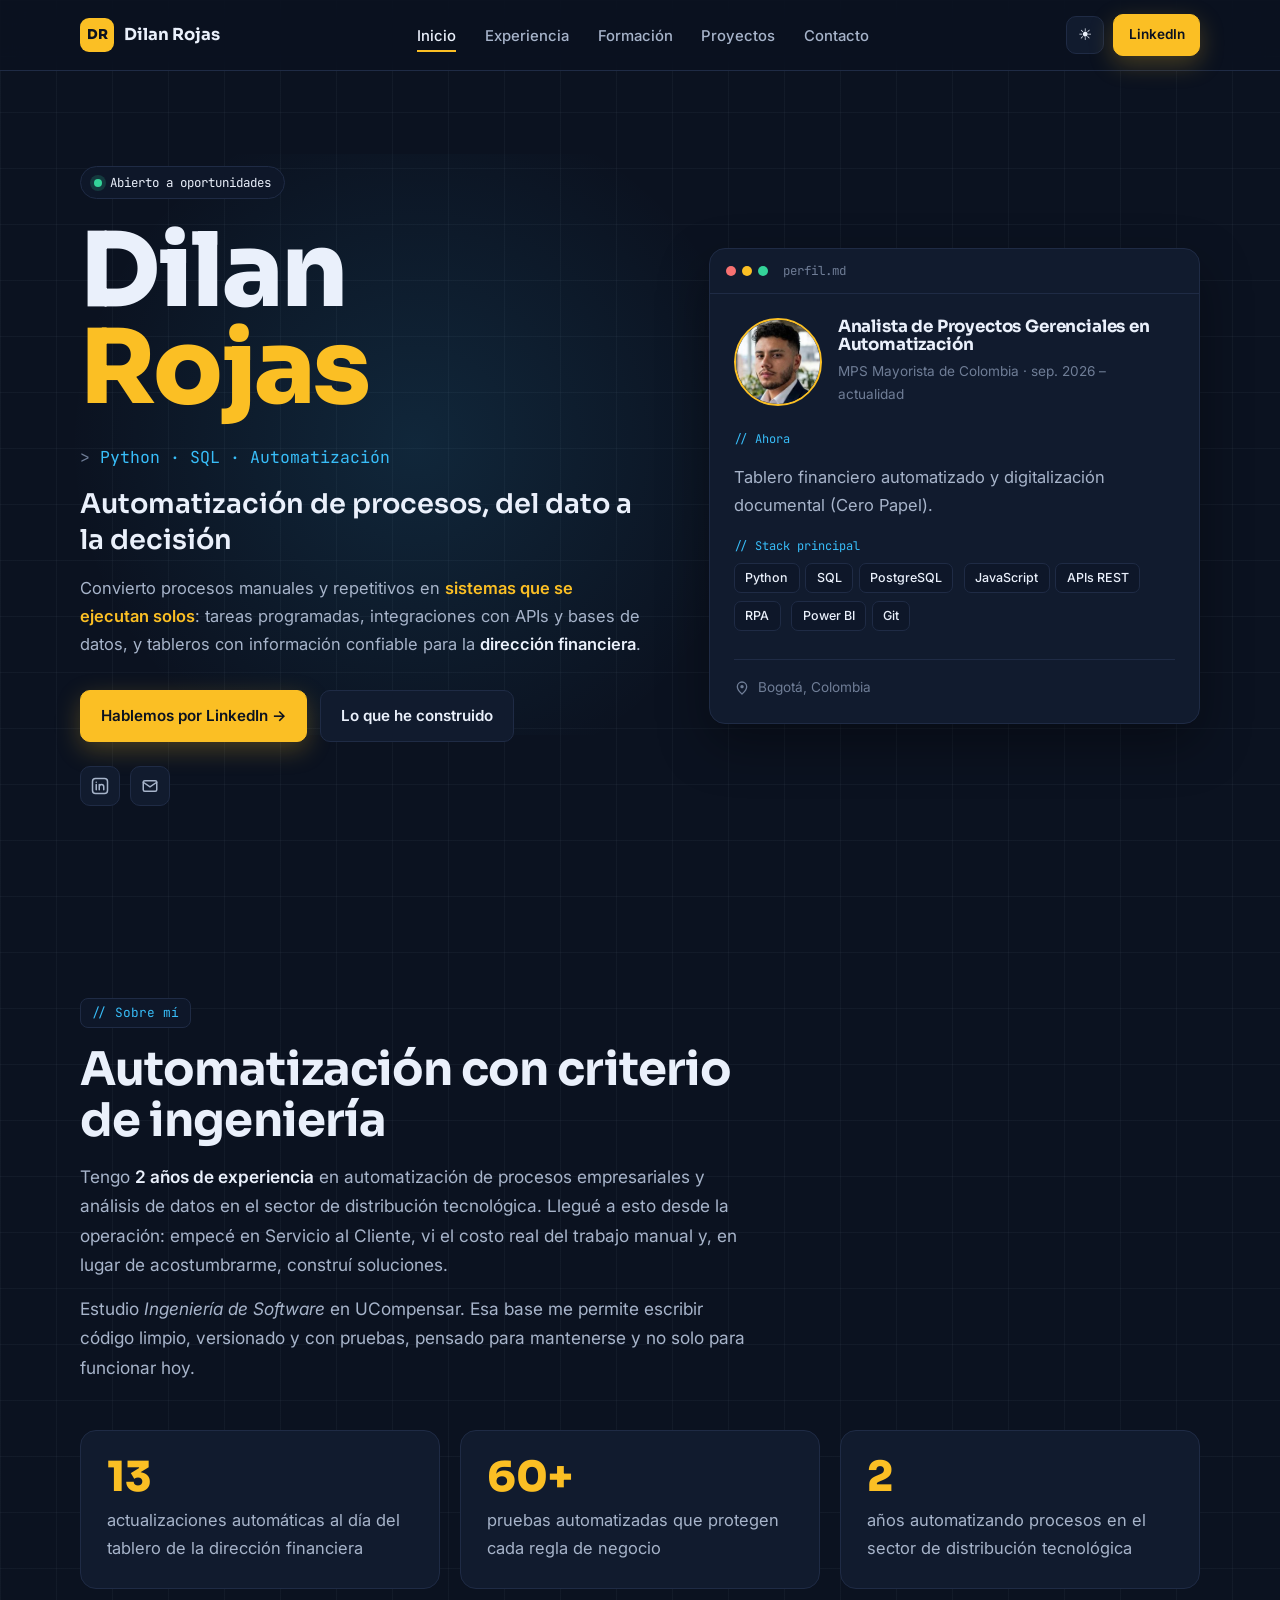
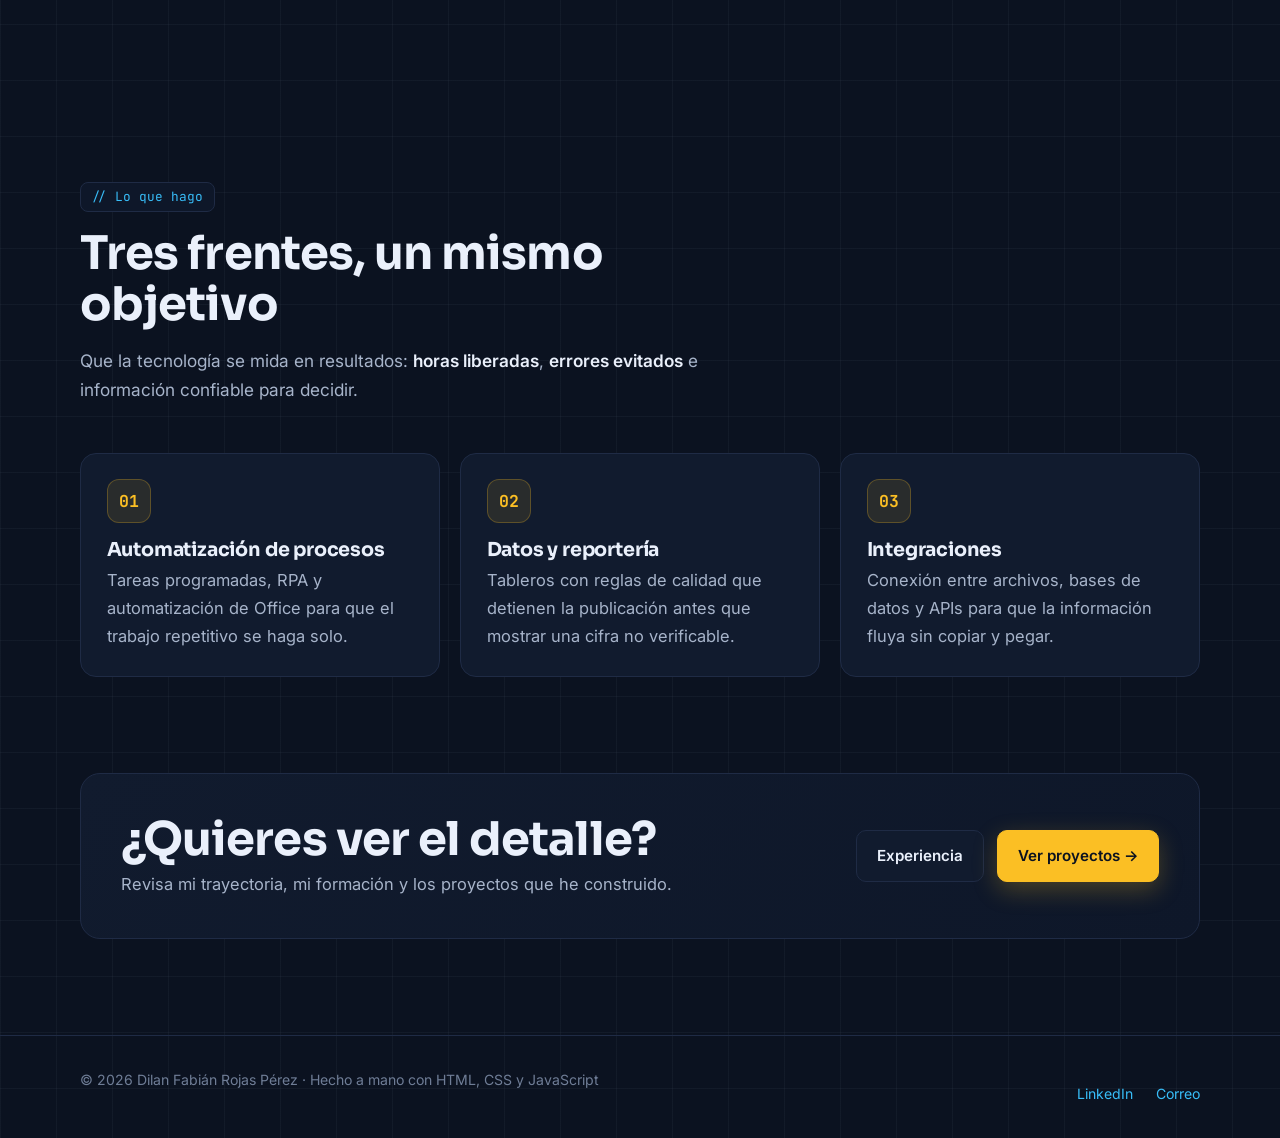
<file: index.html>
<!DOCTYPE html>
<html lang="es">
<head>
  <meta charset="UTF-8">
  <meta name="viewport" content="width=device-width, initial-scale=1.0">
  <meta name="description" content="Hoja de vida de Dilan Fabián Rojas Pérez, Analista de Proyectos en Automatización y estudiante de Ingeniería de Software.">
  <meta name="author" content="Dilan Fabián Rojas Pérez">
  <title>Dilan Rojas · Automatización de procesos</title>
  <link rel="icon" href="img/favicon.svg" type="image/svg+xml">
  <link rel="preconnect" href="https://fonts.googleapis.com">
  <link rel="stylesheet" href="https://fonts.googleapis.com/css2?family=Inter:wght@400;500;600;700&family=JetBrains+Mono:wght@400;500;700&family=Sora:wght@600;700;800&display=swap">
  <link rel="stylesheet" href="css/estilos.css">
</head>
<body>

  <!-- Encabezado con el menú de navegación (igual en todas las páginas) -->
  <header class="encabezado">
    <div class="contenedor">
      <a class="logo" href="index.html"><span class="logo__marca">DR</span>Dilan Rojas</a>
      <nav aria-label="Navegación principal">
        <ul class="menu">
          <li><a href="index.html" aria-current="page">Inicio</a></li>
          <li><a href="experiencia.html">Experiencia</a></li>
          <li><a href="formacion.html">Formación</a></li>
          <li><a href="proyectos.html">Proyectos</a></li>
          <li><a href="contacto.html">Contacto</a></li>
        </ul>
      </nav>
      <div class="acciones">
        <button class="boton-icono boton-tema" type="button" aria-label="Cambiar a tema claro">☀</button>
        <a class="boton boton--principal boton--pequeno boton--linkedin" href="https://www.linkedin.com/in/dilanrojasperez" target="_blank" rel="noopener">LinkedIn</a>
        <button class="boton-icono boton-menu" type="button" aria-label="Abrir menú" aria-expanded="false">☰</button>
      </div>
    </div>
  </header>

  <main>
    <!-- Portada: presentación a la izquierda y tarjeta de perfil a la derecha -->
    <section class="contenedor portada">
      <div class="revelar">
        <span class="estado">Abierto a oportunidades</span>
        <h1>Dilan<br><span class="acento">Rojas</span></h1>
        <p class="portada__comando"><span>&gt;</span> Python · SQL · Automatización</p>
        <p class="portada__lema">Automatización de procesos, del dato a la decisión</p>
        <p>
          Convierto procesos manuales y repetitivos en <mark>sistemas que se ejecutan solos</mark>:
          tareas programadas, integraciones con APIs y bases de datos, y tableros con información
          confiable para la <strong>dirección financiera</strong>.
        </p>
        <div class="portada__botones">
          <a class="boton boton--principal" href="https://www.linkedin.com/in/dilanrojasperez" target="_blank" rel="noopener">Hablemos por LinkedIn →</a>
          <a class="boton boton--secundario" href="proyectos.html">Lo que he construido</a>
        </div>
        <ul class="redes">
          <li><a href="https://www.linkedin.com/in/dilanrojasperez" target="_blank" rel="noopener" aria-label="LinkedIn"><svg viewBox="0 0 24 24" aria-hidden="true"><rect x="2" y="2" width="20" height="20" rx="4" fill="none" stroke="currentColor" stroke-width="2"/><path d="M7 10v7M7 7v.01M11 17v-7m0 3a3 3 0 0 1 6 0v4" fill="none" stroke="currentColor" stroke-width="2" stroke-linecap="round"/></svg></a></li>
          <li><a href="mailto:dilanfabianrojas@gmail.com" aria-label="Correo electrónico"><svg viewBox="0 0 24 24" aria-hidden="true"><rect x="3" y="5" width="18" height="14" rx="2" fill="none" stroke="currentColor" stroke-width="2"/><path d="m3 7 9 6 9-6" fill="none" stroke="currentColor" stroke-width="2" stroke-linecap="round"/></svg></a></li>
        </ul>
      </div>

      <aside class="ventana revelar" aria-label="Resumen del perfil">
        <div class="ventana__barra"><i></i><i></i><i></i>perfil.md</div>
        <div class="ventana__cuerpo">
          <div class="perfil">
            <img src="img/foto-dilan.jpg" alt="Foto de Dilan Rojas" width="88" height="88">
            <div>
              <h3>Analista de Proyectos Gerenciales en Automatización</h3>
              <p>MPS Mayorista de Colombia · sep. 2026 – actualidad</p>
            </div>
          </div>
          <p class="dato-titulo">// Ahora</p>
          <p>Tablero financiero automatizado y digitalización documental (Cero Papel).</p>
          <p class="dato-titulo">// Stack principal</p>
          <div class="chips">
            <span class="chip">Python</span><span class="chip">SQL</span><span class="chip">PostgreSQL</span>
            <span class="chip">JavaScript</span><span class="chip">APIs REST</span><span class="chip">RPA</span>
            <span class="chip">Power BI</span><span class="chip">Git</span>
          </div>
          <div class="ubicacion"><svg viewBox="0 0 24 24" width="16" height="16" aria-hidden="true"><path d="M12 21s-7-6.2-7-11a7 7 0 0 1 14 0c0 4.8-7 11-7 11z" fill="none" stroke="currentColor" stroke-width="2"/><circle cx="12" cy="10" r="2.5" fill="currentColor"/></svg> Bogotá, Colombia</div>
        </div>
      </aside>
    </section>

    <!-- Sobre mí con cifras -->
    <section class="seccion">
      <div class="contenedor">
        <div class="intro revelar">
          <span class="etiqueta">// Sobre mí</span>
          <h2>Automatización con criterio de ingeniería</h2>
          <p>
            Tengo <strong>2 años de experiencia</strong> en automatización de procesos empresariales y
            análisis de datos en el sector de distribución tecnológica. Llegué a esto desde la operación:
            empecé en Servicio al Cliente, vi el costo real del trabajo manual y, en lugar de acostumbrarme,
            construí soluciones.
          </p>
          <p>
            Estudio <em>Ingeniería de Software</em> en UCompensar. Esa base me permite escribir código limpio,
            versionado y con pruebas, pensado para mantenerse y no solo para funcionar hoy.
          </p>
        </div>
        <div class="rejilla">
          <article class="tarjeta revelar">
            <span class="cifra">13</span>
            <p>actualizaciones automáticas al día del tablero de la dirección financiera</p>
          </article>
          <article class="tarjeta revelar">
            <span class="cifra">60+</span>
            <p>pruebas automatizadas que protegen cada regla de negocio</p>
          </article>
          <article class="tarjeta revelar">
            <span class="cifra">2</span>
            <p>años automatizando procesos en el sector de distribución tecnológica</p>
          </article>
        </div>
      </div>
    </section>

    <!-- Lo que hago -->
    <section class="seccion">
      <div class="contenedor">
        <div class="intro revelar">
          <span class="etiqueta">// Lo que hago</span>
          <h2>Tres frentes, un mismo objetivo</h2>
          <p>Que la tecnología se mida en resultados: <strong>horas liberadas</strong>, <strong>errores evitados</strong> e información confiable para decidir.</p>
        </div>
        <div class="rejilla">
          <article class="tarjeta revelar">
            <span class="tarjeta__icono">01</span>
            <h3>Automatización de procesos</h3>
            <p>Tareas programadas, RPA y automatización de Office para que el trabajo repetitivo se haga solo.</p>
          </article>
          <article class="tarjeta revelar">
            <span class="tarjeta__icono">02</span>
            <h3>Datos y reportería</h3>
            <p>Tableros con reglas de calidad que detienen la publicación antes que mostrar una cifra no verificable.</p>
          </article>
          <article class="tarjeta revelar">
            <span class="tarjeta__icono">03</span>
            <h3>Integraciones</h3>
            <p>Conexión entre archivos, bases de datos y APIs para que la información fluya sin copiar y pegar.</p>
          </article>
        </div>
      </div>
    </section>

    <!-- Llamado a la acción hacia las demás páginas -->
    <section class="contenedor" style="padding-bottom: 6rem;">
      <div class="llamado revelar">
        <div>
          <h2>¿Quieres ver el detalle?</h2>
          <p>Revisa mi trayectoria, mi formación y los proyectos que he construido.</p>
        </div>
        <div class="portada__botones" style="margin-top: 0;">
          <a class="boton boton--secundario" href="experiencia.html">Experiencia</a>
          <a class="boton boton--principal" href="proyectos.html">Ver proyectos →</a>
        </div>
      </div>
    </section>
  </main>

  <!-- Pie de página -->
  <footer class="pie">
    <div class="contenedor">
      <p>© <span id="anio">2026</span> Dilan Fabián Rojas Pérez · Hecho a mano con HTML, CSS y JavaScript</p>
      <p>
        <a href="https://www.linkedin.com/in/dilanrojasperez" target="_blank" rel="noopener">LinkedIn</a>
        <a href="mailto:dilanfabianrojas@gmail.com">Correo</a>
      </p>
    </div>
  </footer>

  <script src="js/main.js"></script>
</body>
</html>
</file>
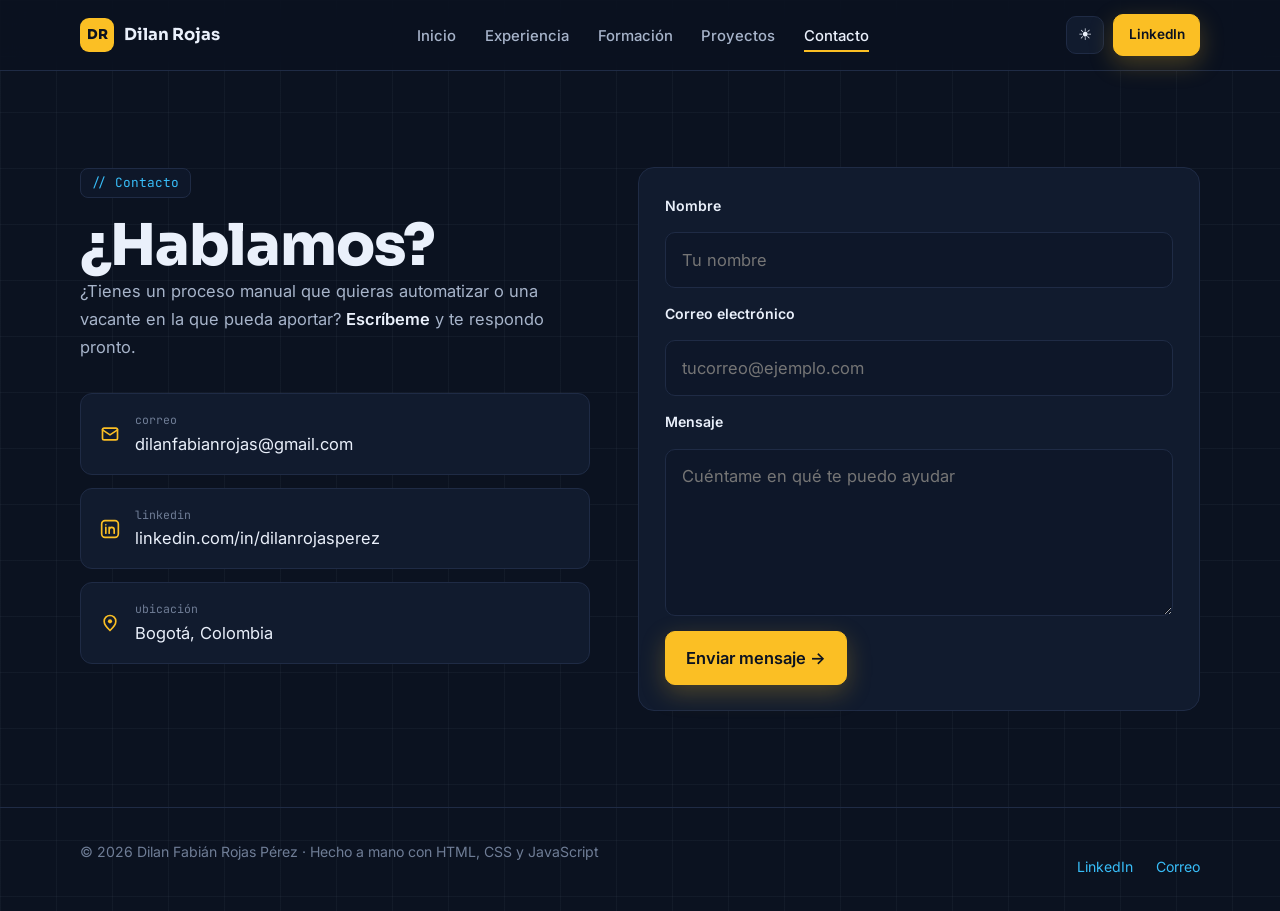
<file: contacto.html>
<!DOCTYPE html>
<html lang="es">
<head>
  <meta charset="UTF-8">
  <meta name="viewport" content="width=device-width, initial-scale=1.0">
  <meta name="description" content="Contacto de Dilan Fabián Rojas Pérez: correo, LinkedIn y formulario.">
  <meta name="author" content="Dilan Fabián Rojas Pérez">
  <title>Contacto · Dilan Rojas</title>
  <link rel="icon" href="img/favicon.svg" type="image/svg+xml">
  <link rel="preconnect" href="https://fonts.googleapis.com">
  <link rel="stylesheet" href="https://fonts.googleapis.com/css2?family=Inter:wght@400;500;600;700&family=JetBrains+Mono:wght@400;500;700&family=Sora:wght@600;700;800&display=swap">
  <link rel="stylesheet" href="css/estilos.css">
</head>
<body>

  <!-- Encabezado con el menú de navegación (igual en todas las páginas) -->
  <header class="encabezado">
    <div class="contenedor">
      <a class="logo" href="index.html"><span class="logo__marca">DR</span>Dilan Rojas</a>
      <nav aria-label="Navegación principal">
        <ul class="menu">
          <li><a href="index.html">Inicio</a></li>
          <li><a href="experiencia.html">Experiencia</a></li>
          <li><a href="formacion.html">Formación</a></li>
          <li><a href="proyectos.html">Proyectos</a></li>
          <li><a href="contacto.html" aria-current="page">Contacto</a></li>
        </ul>
      </nav>
      <div class="acciones">
        <button class="boton-icono boton-tema" type="button" aria-label="Cambiar a tema claro">☀</button>
        <a class="boton boton--principal boton--pequeno boton--linkedin" href="https://www.linkedin.com/in/dilanrojasperez" target="_blank" rel="noopener">LinkedIn</a>
        <button class="boton-icono boton-menu" type="button" aria-label="Abrir menú" aria-expanded="false">☰</button>
      </div>
    </div>
  </header>

  <main class="seccion">
    <div class="contenedor contacto">
      <div class="revelar">
        <span class="etiqueta">// Contacto</span>
        <h1>¿Hablamos?</h1>
        <p>¿Tienes un proceso manual que quieras automatizar o una vacante en la que pueda aportar? <strong>Escríbeme</strong> y te respondo pronto.</p>
        <ul class="lista-contacto">
          <li><a href="mailto:dilanfabianrojas@gmail.com"><svg viewBox="0 0 24 24" aria-hidden="true"><rect x="3" y="5" width="18" height="14" rx="2" fill="none" stroke="currentColor" stroke-width="2"/><path d="m3 7 9 6 9-6" fill="none" stroke="currentColor" stroke-width="2" stroke-linecap="round"/></svg><span><small>correo</small>dilanfabianrojas@gmail.com</span></a></li>
          <li><a href="https://www.linkedin.com/in/dilanrojasperez" target="_blank" rel="noopener"><svg viewBox="0 0 24 24" aria-hidden="true"><rect x="2" y="2" width="20" height="20" rx="4" fill="none" stroke="currentColor" stroke-width="2"/><path d="M7 10v7M7 7v.01M11 17v-7m0 3a3 3 0 0 1 6 0v4" fill="none" stroke="currentColor" stroke-width="2" stroke-linecap="round"/></svg><span><small>linkedin</small>linkedin.com/in/dilanrojasperez</span></a></li>
          <li><div><svg viewBox="0 0 24 24" width="16" height="16" aria-hidden="true"><path d="M12 21s-7-6.2-7-11a7 7 0 0 1 14 0c0 4.8-7 11-7 11z" fill="none" stroke="currentColor" stroke-width="2"/><circle cx="12" cy="10" r="2.5" fill="currentColor"/></svg><span><small>ubicación</small>Bogotá, Colombia</span></div></li>
        </ul>
      </div>

      <!-- Formulario: envía los datos con el método GET a la página gracias.html -->
      <form class="formulario tarjeta revelar" action="gracias.html" method="get">
        <label for="nombre">Nombre</label>
        <input type="text" id="nombre" name="nombre" placeholder="Tu nombre" required>

        <label for="correo">Correo electrónico</label>
        <input type="email" id="correo" name="correo" placeholder="tucorreo@ejemplo.com" required>

        <label for="mensaje">Mensaje</label>
        <textarea id="mensaje" name="mensaje" rows="5" placeholder="Cuéntame en qué te puedo ayudar" required></textarea>

        <button class="boton boton--principal" type="submit">Enviar mensaje →</button>
      </form>
    </div>
  </main>

  <!-- Pie de página -->
  <footer class="pie">
    <div class="contenedor">
      <p>© <span id="anio">2026</span> Dilan Fabián Rojas Pérez · Hecho a mano con HTML, CSS y JavaScript</p>
      <p>
        <a href="https://www.linkedin.com/in/dilanrojasperez" target="_blank" rel="noopener">LinkedIn</a>
        <a href="mailto:dilanfabianrojas@gmail.com">Correo</a>
      </p>
    </div>
  </footer>

  <script src="js/main.js"></script>
</body>
</html>
</file>
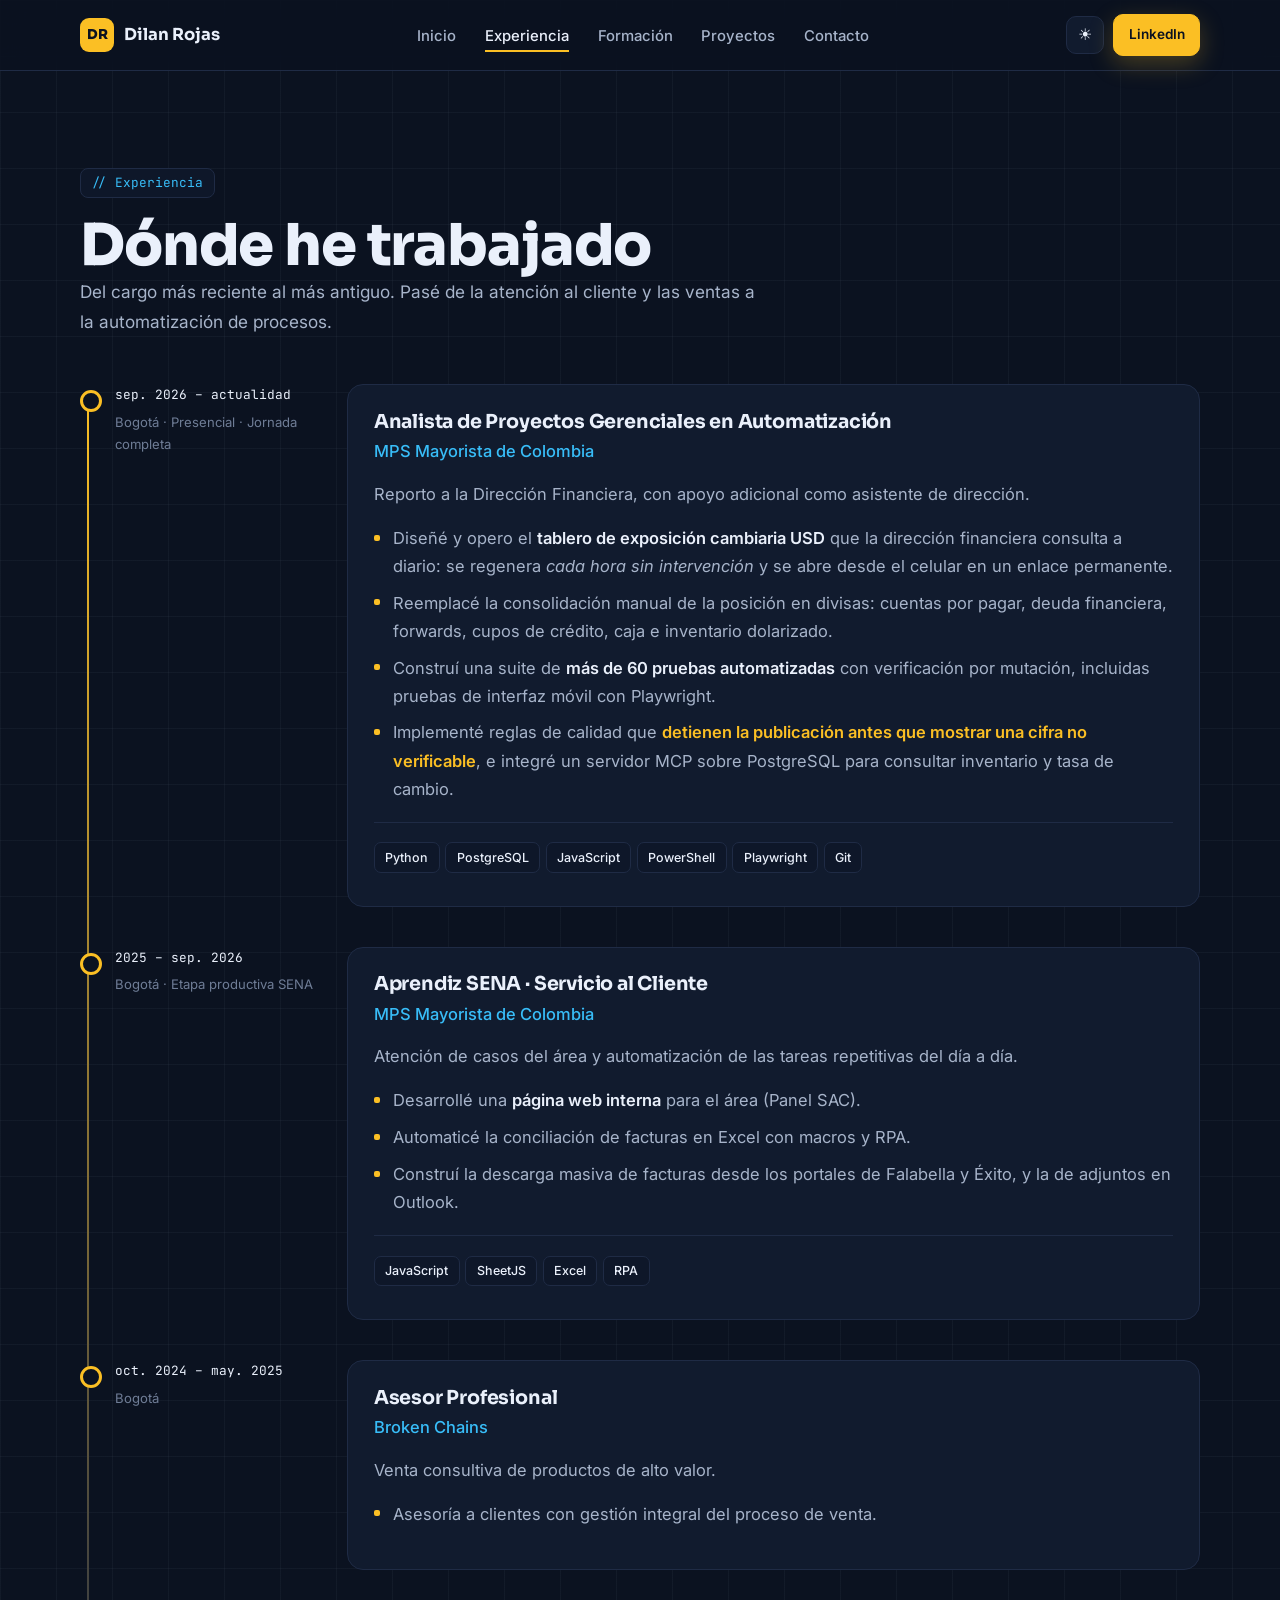
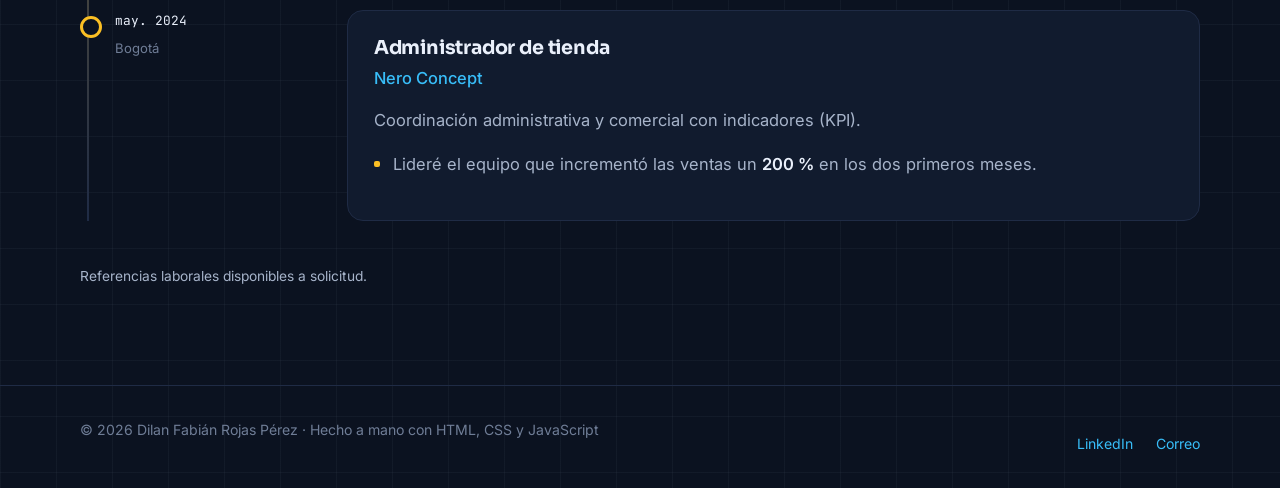
<file: experiencia.html>
<!DOCTYPE html>
<html lang="es">
<head>
  <meta charset="UTF-8">
  <meta name="viewport" content="width=device-width, initial-scale=1.0">
  <meta name="description" content="Experiencia laboral de Dilan Fabián Rojas Pérez en automatización de procesos, servicio al cliente y gestión comercial.">
  <meta name="author" content="Dilan Fabián Rojas Pérez">
  <title>Experiencia · Dilan Rojas</title>
  <link rel="icon" href="img/favicon.svg" type="image/svg+xml">
  <link rel="preconnect" href="https://fonts.googleapis.com">
  <link rel="stylesheet" href="https://fonts.googleapis.com/css2?family=Inter:wght@400;500;600;700&family=JetBrains+Mono:wght@400;500;700&family=Sora:wght@600;700;800&display=swap">
  <link rel="stylesheet" href="css/estilos.css">
</head>
<body>

  <!-- Encabezado con el menú de navegación (igual en todas las páginas) -->
  <header class="encabezado">
    <div class="contenedor">
      <a class="logo" href="index.html"><span class="logo__marca">DR</span>Dilan Rojas</a>
      <nav aria-label="Navegación principal">
        <ul class="menu">
          <li><a href="index.html">Inicio</a></li>
          <li><a href="experiencia.html" aria-current="page">Experiencia</a></li>
          <li><a href="formacion.html">Formación</a></li>
          <li><a href="proyectos.html">Proyectos</a></li>
          <li><a href="contacto.html">Contacto</a></li>
        </ul>
      </nav>
      <div class="acciones">
        <button class="boton-icono boton-tema" type="button" aria-label="Cambiar a tema claro">☀</button>
        <a class="boton boton--principal boton--pequeno boton--linkedin" href="https://www.linkedin.com/in/dilanrojasperez" target="_blank" rel="noopener">LinkedIn</a>
        <button class="boton-icono boton-menu" type="button" aria-label="Abrir menú" aria-expanded="false">☰</button>
      </div>
    </div>
  </header>

  <main class="seccion">
    <div class="contenedor">
      <div class="intro revelar">
        <span class="etiqueta">// Experiencia</span>
        <h1>Dónde he trabajado</h1>
        <p>Del cargo más reciente al más antiguo. Pasé de la atención al cliente y las ventas a la automatización de procesos.</p>
      </div>

      <ol class="linea-tiempo">
        <li class="linea-tiempo__item revelar">
          <div>
            <p class="linea-tiempo__fecha">sep. 2026 – actualidad</p>
            <p class="linea-tiempo__lugar">Bogotá · Presencial · Jornada completa</p>
          </div>
          <article class="tarjeta">
            <h3>Analista de Proyectos Gerenciales en Automatización</h3>
            <p class="linea-tiempo__empresa">MPS Mayorista de Colombia</p>
            <p>Reporto a la Dirección Financiera, con apoyo adicional como asistente de dirección.</p>
            <ul class="lista-logros">
              <li>Diseñé y opero el <strong>tablero de exposición cambiaria USD</strong> que la dirección financiera consulta a diario: se regenera <em>cada hora sin intervención</em> y se abre desde el celular en un enlace permanente.</li>
              <li>Reemplacé la consolidación manual de la posición en divisas: cuentas por pagar, deuda financiera, forwards, cupos de crédito, caja e inventario dolarizado.</li>
              <li>Construí una suite de <strong>más de 60 pruebas automatizadas</strong> con verificación por mutación, incluidas pruebas de interfaz móvil con Playwright.</li>
              <li>Implementé reglas de calidad que <mark>detienen la publicación antes que mostrar una cifra no verificable</mark>, e integré un servidor MCP sobre PostgreSQL para consultar inventario y tasa de cambio.</li>
            </ul>
            <hr class="separador">
            <div class="chips"><span class="chip">Python</span><span class="chip">PostgreSQL</span><span class="chip">JavaScript</span><span class="chip">PowerShell</span><span class="chip">Playwright</span><span class="chip">Git</span></div>
          </article>
        </li>
        <li class="linea-tiempo__item revelar">
          <div>
            <p class="linea-tiempo__fecha">2025 – sep. 2026</p>
            <p class="linea-tiempo__lugar">Bogotá · Etapa productiva SENA</p>
          </div>
          <article class="tarjeta">
            <h3>Aprendiz SENA · Servicio al Cliente</h3>
            <p class="linea-tiempo__empresa">MPS Mayorista de Colombia</p>
            <p>Atención de casos del área y automatización de las tareas repetitivas del día a día.</p>
            <ul class="lista-logros">
              <li>Desarrollé una <strong>página web interna</strong> para el área (Panel SAC).</li>
              <li>Automaticé la conciliación de facturas en Excel con macros y RPA.</li>
              <li>Construí la descarga masiva de facturas desde los portales de Falabella y Éxito, y la de adjuntos en Outlook.</li>
            </ul>
            <hr class="separador">
            <div class="chips"><span class="chip">JavaScript</span><span class="chip">SheetJS</span><span class="chip">Excel</span><span class="chip">RPA</span></div>
          </article>
        </li>
        <li class="linea-tiempo__item revelar">
          <div>
            <p class="linea-tiempo__fecha">oct. 2024 – may. 2025</p>
            <p class="linea-tiempo__lugar">Bogotá</p>
          </div>
          <article class="tarjeta">
            <h3>Asesor Profesional</h3>
            <p class="linea-tiempo__empresa">Broken Chains</p>
            <p>Venta consultiva de productos de alto valor.</p>
            <ul class="lista-logros">
              <li>Asesoría a clientes con gestión integral del proceso de venta.</li>
            </ul>
          </article>
        </li>
        <li class="linea-tiempo__item revelar">
          <div>
            <p class="linea-tiempo__fecha">may. 2024</p>
            <p class="linea-tiempo__lugar">Bogotá</p>
          </div>
          <article class="tarjeta">
            <h3>Administrador de tienda</h3>
            <p class="linea-tiempo__empresa">Nero Concept</p>
            <p>Coordinación administrativa y comercial con indicadores (KPI).</p>
            <ul class="lista-logros">
              <li>Lideré el equipo que incrementó las ventas un <strong>200 %</strong> en los dos primeros meses.</li>
            </ul>
          </article>
        </li>
      </ol>

      <p><small>Referencias laborales disponibles a solicitud.</small></p>
    </div>
  </main>

  <!-- Pie de página -->
  <footer class="pie">
    <div class="contenedor">
      <p>© <span id="anio">2026</span> Dilan Fabián Rojas Pérez · Hecho a mano con HTML, CSS y JavaScript</p>
      <p>
        <a href="https://www.linkedin.com/in/dilanrojasperez" target="_blank" rel="noopener">LinkedIn</a>
        <a href="mailto:dilanfabianrojas@gmail.com">Correo</a>
      </p>
    </div>
  </footer>

  <script src="js/main.js"></script>
</body>
</html>
</file>
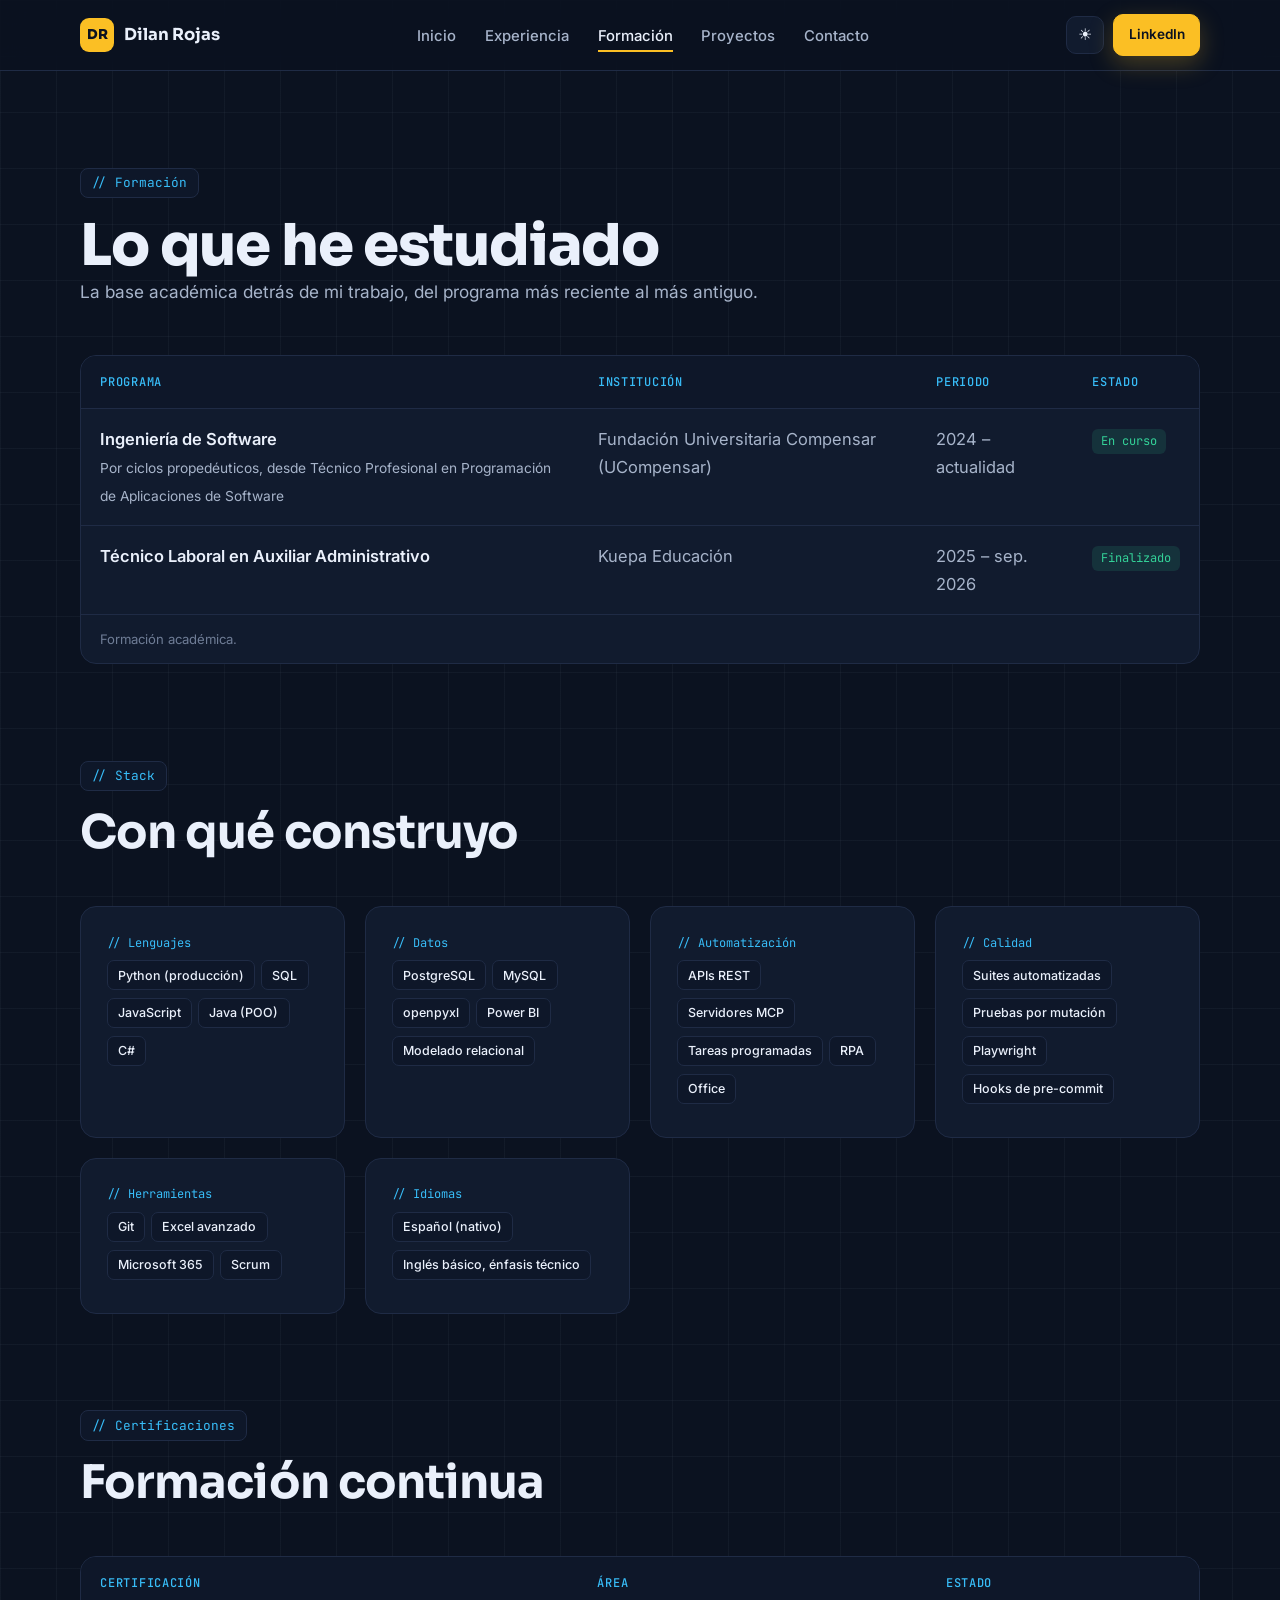
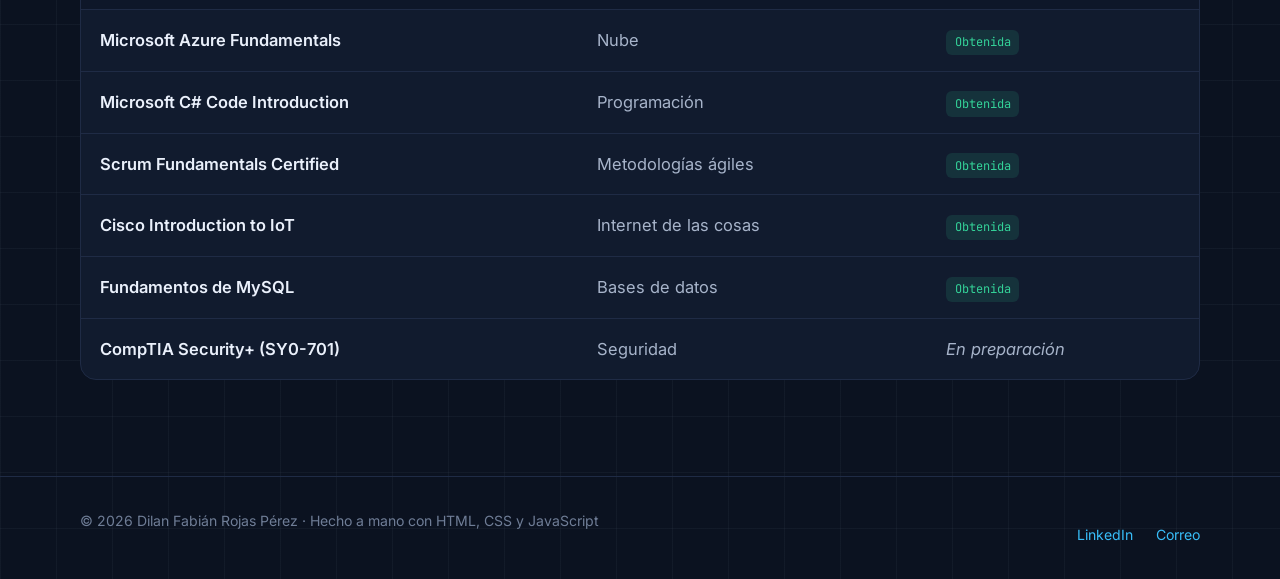
<file: formacion.html>
<!DOCTYPE html>
<html lang="es">
<head>
  <meta charset="UTF-8">
  <meta name="viewport" content="width=device-width, initial-scale=1.0">
  <meta name="description" content="Formación académica, stack técnico, certificaciones e idiomas de Dilan Fabián Rojas Pérez.">
  <meta name="author" content="Dilan Fabián Rojas Pérez">
  <title>Formación · Dilan Rojas</title>
  <link rel="icon" href="img/favicon.svg" type="image/svg+xml">
  <link rel="preconnect" href="https://fonts.googleapis.com">
  <link rel="stylesheet" href="https://fonts.googleapis.com/css2?family=Inter:wght@400;500;600;700&family=JetBrains+Mono:wght@400;500;700&family=Sora:wght@600;700;800&display=swap">
  <link rel="stylesheet" href="css/estilos.css">
</head>
<body>

  <!-- Encabezado con el menú de navegación (igual en todas las páginas) -->
  <header class="encabezado">
    <div class="contenedor">
      <a class="logo" href="index.html"><span class="logo__marca">DR</span>Dilan Rojas</a>
      <nav aria-label="Navegación principal">
        <ul class="menu">
          <li><a href="index.html">Inicio</a></li>
          <li><a href="experiencia.html">Experiencia</a></li>
          <li><a href="formacion.html" aria-current="page">Formación</a></li>
          <li><a href="proyectos.html">Proyectos</a></li>
          <li><a href="contacto.html">Contacto</a></li>
        </ul>
      </nav>
      <div class="acciones">
        <button class="boton-icono boton-tema" type="button" aria-label="Cambiar a tema claro">☀</button>
        <a class="boton boton--principal boton--pequeno boton--linkedin" href="https://www.linkedin.com/in/dilanrojasperez" target="_blank" rel="noopener">LinkedIn</a>
        <button class="boton-icono boton-menu" type="button" aria-label="Abrir menú" aria-expanded="false">☰</button>
      </div>
    </div>
  </header>

  <main>
    <!-- Formación académica (tabla) -->
    <section class="seccion">
      <div class="contenedor">
        <div class="intro revelar">
          <span class="etiqueta">// Formación</span>
          <h1>Lo que he estudiado</h1>
          <p>La base académica detrás de mi trabajo, del programa más reciente al más antiguo.</p>
        </div>
        <div class="tabla-contenedor revelar">
          <table>
            <caption>Formación académica.</caption>
            <thead>
              <tr>
                <th scope="col">Programa</th>
                <th scope="col">Institución</th>
                <th scope="col">Periodo</th>
                <th scope="col">Estado</th>
              </tr>
            </thead>
            <tbody>
              <tr>
                <td><strong>Ingeniería de Software</strong><br><small>Por ciclos propedéuticos, desde Técnico Profesional en Programación de Aplicaciones de Software</small></td>
                <td>Fundación Universitaria Compensar (UCompensar)</td>
                <td>2024 – actualidad</td>
                <td><span class="estado-tabla">En curso</span></td>
              </tr>
              <tr>
                <td><strong>Técnico Laboral en Auxiliar Administrativo</strong></td>
                <td>Kuepa Educación</td>
                <td>2025 – sep. 2026</td>
                <td><span class="estado-tabla">Finalizado</span></td>
              </tr>
            </tbody>
          </table>
        </div>
      </div>
    </section>

    <!-- Stack técnico (rejilla de tarjetas) -->
    <section class="seccion" style="padding-top: 0;">
      <div class="contenedor">
        <div class="intro revelar">
          <span class="etiqueta">// Stack</span>
          <h2>Con qué construyo</h2>
        </div>
        <div class="rejilla">
          <article class="tarjeta revelar">
            <p class="dato-titulo" style="margin-top: 0;">// Lenguajes</p>
            <div class="chips"><span class="chip">Python (producción)</span><span class="chip">SQL</span><span class="chip">JavaScript</span><span class="chip">Java (POO)</span><span class="chip">C#</span></div>
          </article>
          <article class="tarjeta revelar">
            <p class="dato-titulo" style="margin-top: 0;">// Datos</p>
            <div class="chips"><span class="chip">PostgreSQL</span><span class="chip">MySQL</span><span class="chip">openpyxl</span><span class="chip">Power BI</span><span class="chip">Modelado relacional</span></div>
          </article>
          <article class="tarjeta revelar">
            <p class="dato-titulo" style="margin-top: 0;">// Automatización</p>
            <div class="chips"><span class="chip">APIs REST</span><span class="chip">Servidores MCP</span><span class="chip">Tareas programadas</span><span class="chip">RPA</span><span class="chip">Office</span></div>
          </article>
          <article class="tarjeta revelar">
            <p class="dato-titulo" style="margin-top: 0;">// Calidad</p>
            <div class="chips"><span class="chip">Suites automatizadas</span><span class="chip">Pruebas por mutación</span><span class="chip">Playwright</span><span class="chip">Hooks de pre-commit</span></div>
          </article>
          <article class="tarjeta revelar">
            <p class="dato-titulo" style="margin-top: 0;">// Herramientas</p>
            <div class="chips"><span class="chip">Git</span><span class="chip">Excel avanzado</span><span class="chip">Microsoft 365</span><span class="chip">Scrum</span></div>
          </article>
          <article class="tarjeta revelar">
            <p class="dato-titulo" style="margin-top: 0;">// Idiomas</p>
            <div class="chips"><span class="chip">Español (nativo)</span><span class="chip">Inglés básico, énfasis técnico</span></div>
          </article>
        </div>
      </div>
    </section>

    <!-- Certificaciones (tabla) -->
    <section class="seccion" style="padding-top: 0;">
      <div class="contenedor">
        <div class="intro revelar">
          <span class="etiqueta">// Certificaciones</span>
          <h2>Formación continua</h2>
        </div>
        <div class="tabla-contenedor revelar">
          <table>
            <thead>
              <tr>
                <th scope="col">Certificación</th>
                <th scope="col">Área</th>
                <th scope="col">Estado</th>
              </tr>
            </thead>
            <tbody>
              <tr><td><strong>Microsoft Azure Fundamentals</strong></td><td>Nube</td><td><span class="estado-tabla">Obtenida</span></td></tr>
              <tr><td><strong>Microsoft C# Code Introduction</strong></td><td>Programación</td><td><span class="estado-tabla">Obtenida</span></td></tr>
              <tr><td><strong>Scrum Fundamentals Certified</strong></td><td>Metodologías ágiles</td><td><span class="estado-tabla">Obtenida</span></td></tr>
              <tr><td><strong>Cisco Introduction to IoT</strong></td><td>Internet de las cosas</td><td><span class="estado-tabla">Obtenida</span></td></tr>
              <tr><td><strong>Fundamentos de MySQL</strong></td><td>Bases de datos</td><td><span class="estado-tabla">Obtenida</span></td></tr>
              <tr><td><strong>CompTIA Security+ (SY0-701)</strong></td><td>Seguridad</td><td><em>En preparación</em></td></tr>
            </tbody>
          </table>
        </div>
      </div>
    </section>
  </main>

  <!-- Pie de página -->
  <footer class="pie">
    <div class="contenedor">
      <p>© <span id="anio">2026</span> Dilan Fabián Rojas Pérez · Hecho a mano con HTML, CSS y JavaScript</p>
      <p>
        <a href="https://www.linkedin.com/in/dilanrojasperez" target="_blank" rel="noopener">LinkedIn</a>
        <a href="mailto:dilanfabianrojas@gmail.com">Correo</a>
      </p>
    </div>
  </footer>

  <script src="js/main.js"></script>
</body>
</html>
</file>
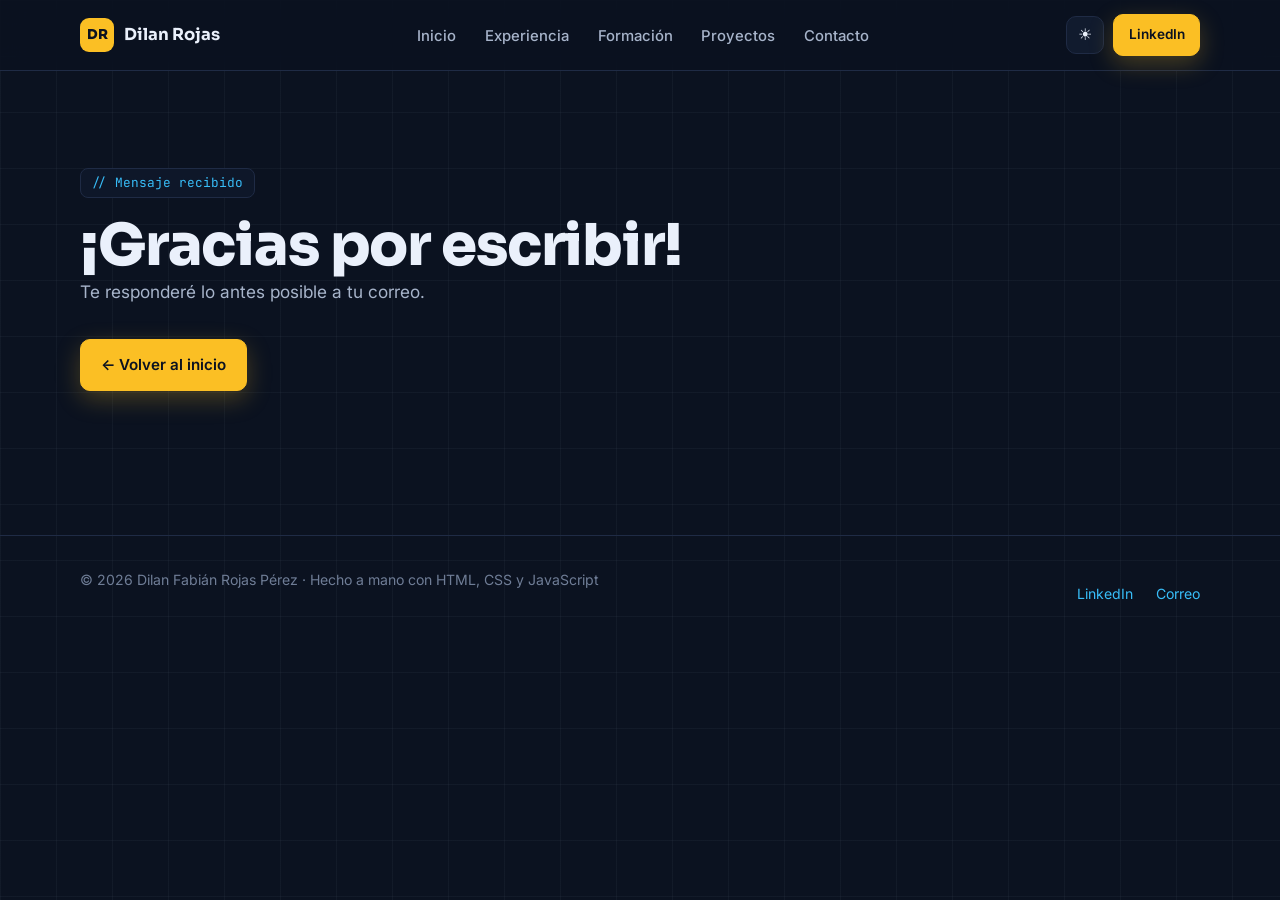
<file: gracias.html>
<!DOCTYPE html>
<html lang="es">
<head>
  <meta charset="UTF-8">
  <meta name="viewport" content="width=device-width, initial-scale=1.0">
  <meta name="description" content="Confirmación del formulario de contacto.">
  <meta name="author" content="Dilan Fabián Rojas Pérez">
  <meta name="robots" content="noindex">
  <title>Mensaje recibido · Dilan Rojas</title>
  <link rel="icon" href="img/favicon.svg" type="image/svg+xml">
  <link rel="preconnect" href="https://fonts.googleapis.com">
  <link rel="stylesheet" href="https://fonts.googleapis.com/css2?family=Inter:wght@400;500;600;700&family=JetBrains+Mono:wght@400;500;700&family=Sora:wght@600;700;800&display=swap">
  <link rel="stylesheet" href="css/estilos.css">
</head>
<body>

  <!-- Encabezado con el menú de navegación (igual en todas las páginas) -->
  <header class="encabezado">
    <div class="contenedor">
      <a class="logo" href="index.html"><span class="logo__marca">DR</span>Dilan Rojas</a>
      <nav aria-label="Navegación principal">
        <ul class="menu">
          <li><a href="index.html">Inicio</a></li>
          <li><a href="experiencia.html">Experiencia</a></li>
          <li><a href="formacion.html">Formación</a></li>
          <li><a href="proyectos.html">Proyectos</a></li>
          <li><a href="contacto.html">Contacto</a></li>
        </ul>
      </nav>
      <div class="acciones">
        <button class="boton-icono boton-tema" type="button" aria-label="Cambiar a tema claro">☀</button>
        <a class="boton boton--principal boton--pequeno boton--linkedin" href="https://www.linkedin.com/in/dilanrojasperez" target="_blank" rel="noopener">LinkedIn</a>
        <button class="boton-icono boton-menu" type="button" aria-label="Abrir menú" aria-expanded="false">☰</button>
      </div>
    </div>
  </header>

  <main class="seccion">
    <div class="contenedor">
      <div class="intro">
        <span class="etiqueta">// Mensaje recibido</span>
        <!-- main.js reemplaza este título con el nombre que llegó en la URL -->
        <h1 id="saludo-gracias">¡Gracias por escribir!</h1>
        <p>Te responderé lo antes posible a tu correo.</p>
        <p><small id="detalle-envio" class="mono"></small></p>
        <p style="margin-top: 2rem;"><a class="boton boton--principal" href="index.html">← Volver al inicio</a></p>
      </div>
    </div>
  </main>

  <!-- Pie de página -->
  <footer class="pie">
    <div class="contenedor">
      <p>© <span id="anio">2026</span> Dilan Fabián Rojas Pérez · Hecho a mano con HTML, CSS y JavaScript</p>
      <p>
        <a href="https://www.linkedin.com/in/dilanrojasperez" target="_blank" rel="noopener">LinkedIn</a>
        <a href="mailto:dilanfabianrojas@gmail.com">Correo</a>
      </p>
    </div>
  </footer>

  <script src="js/main.js"></script>
</body>
</html>
</file>
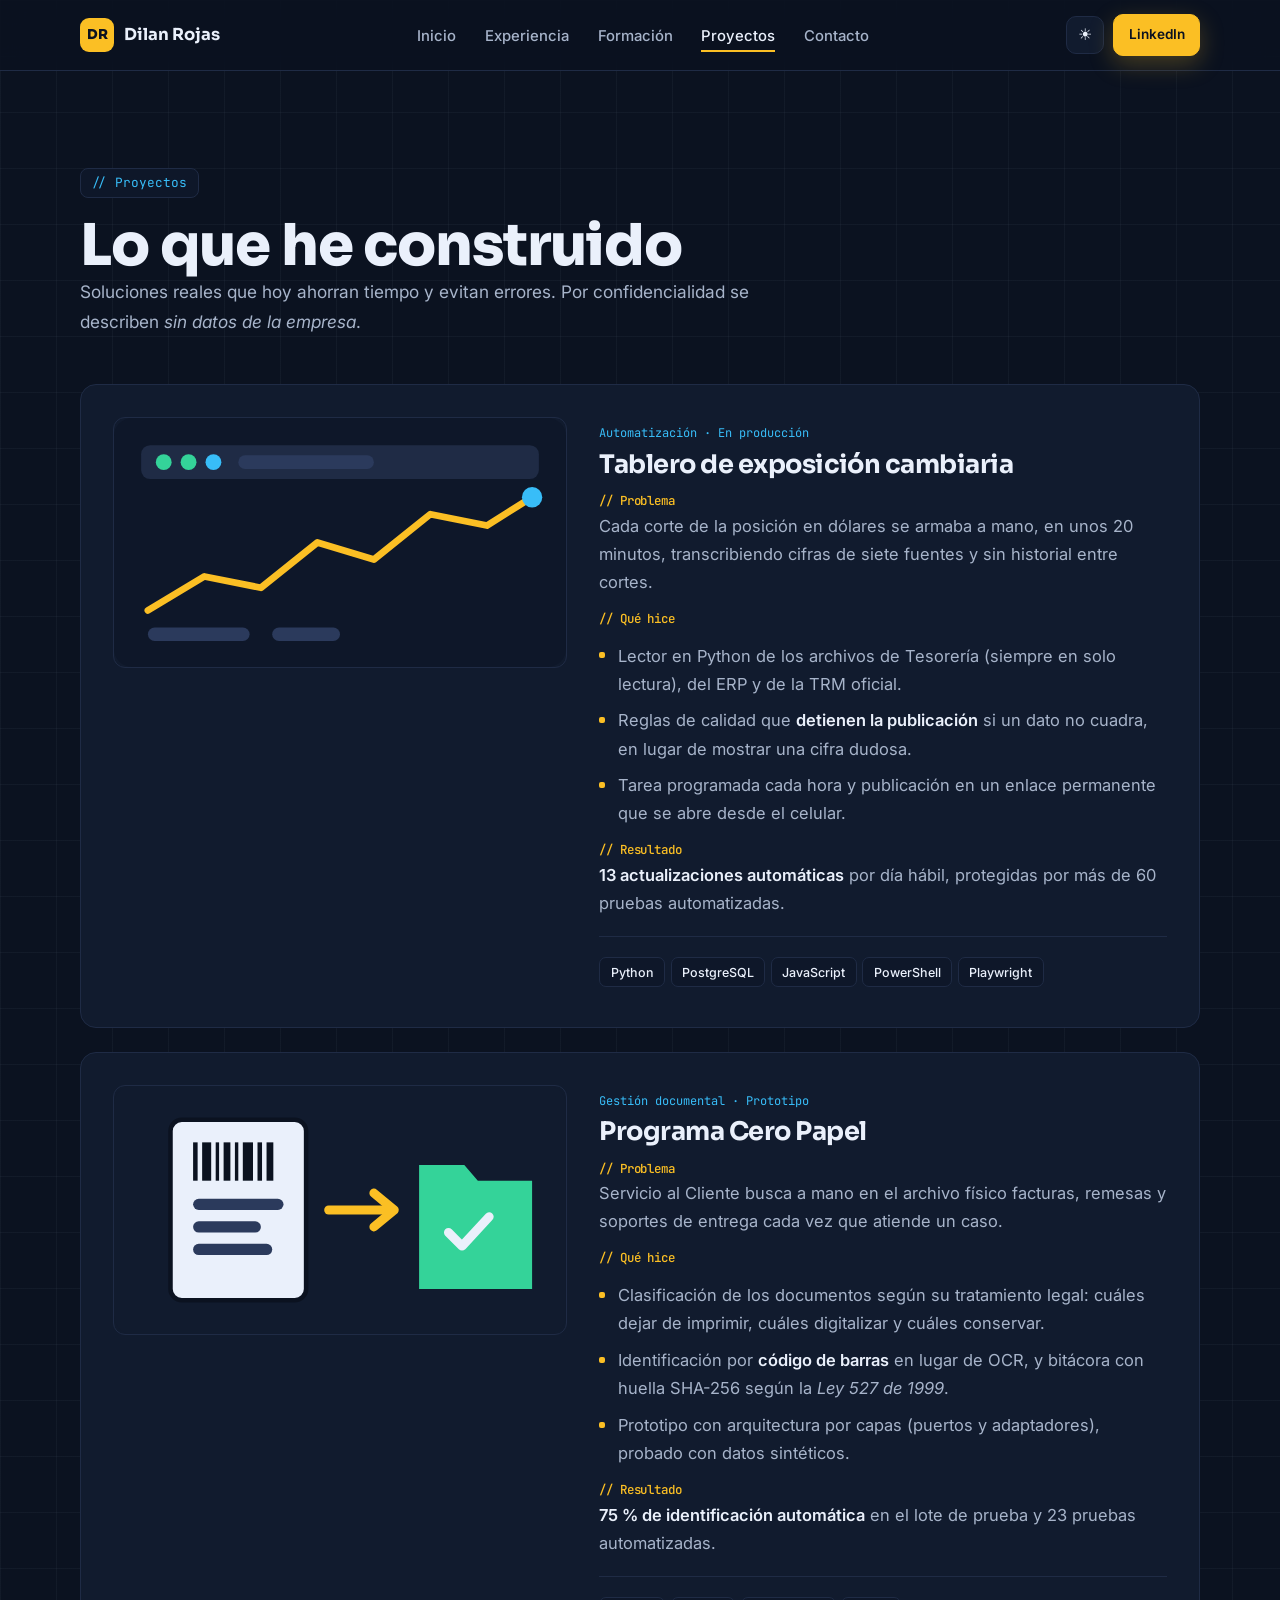
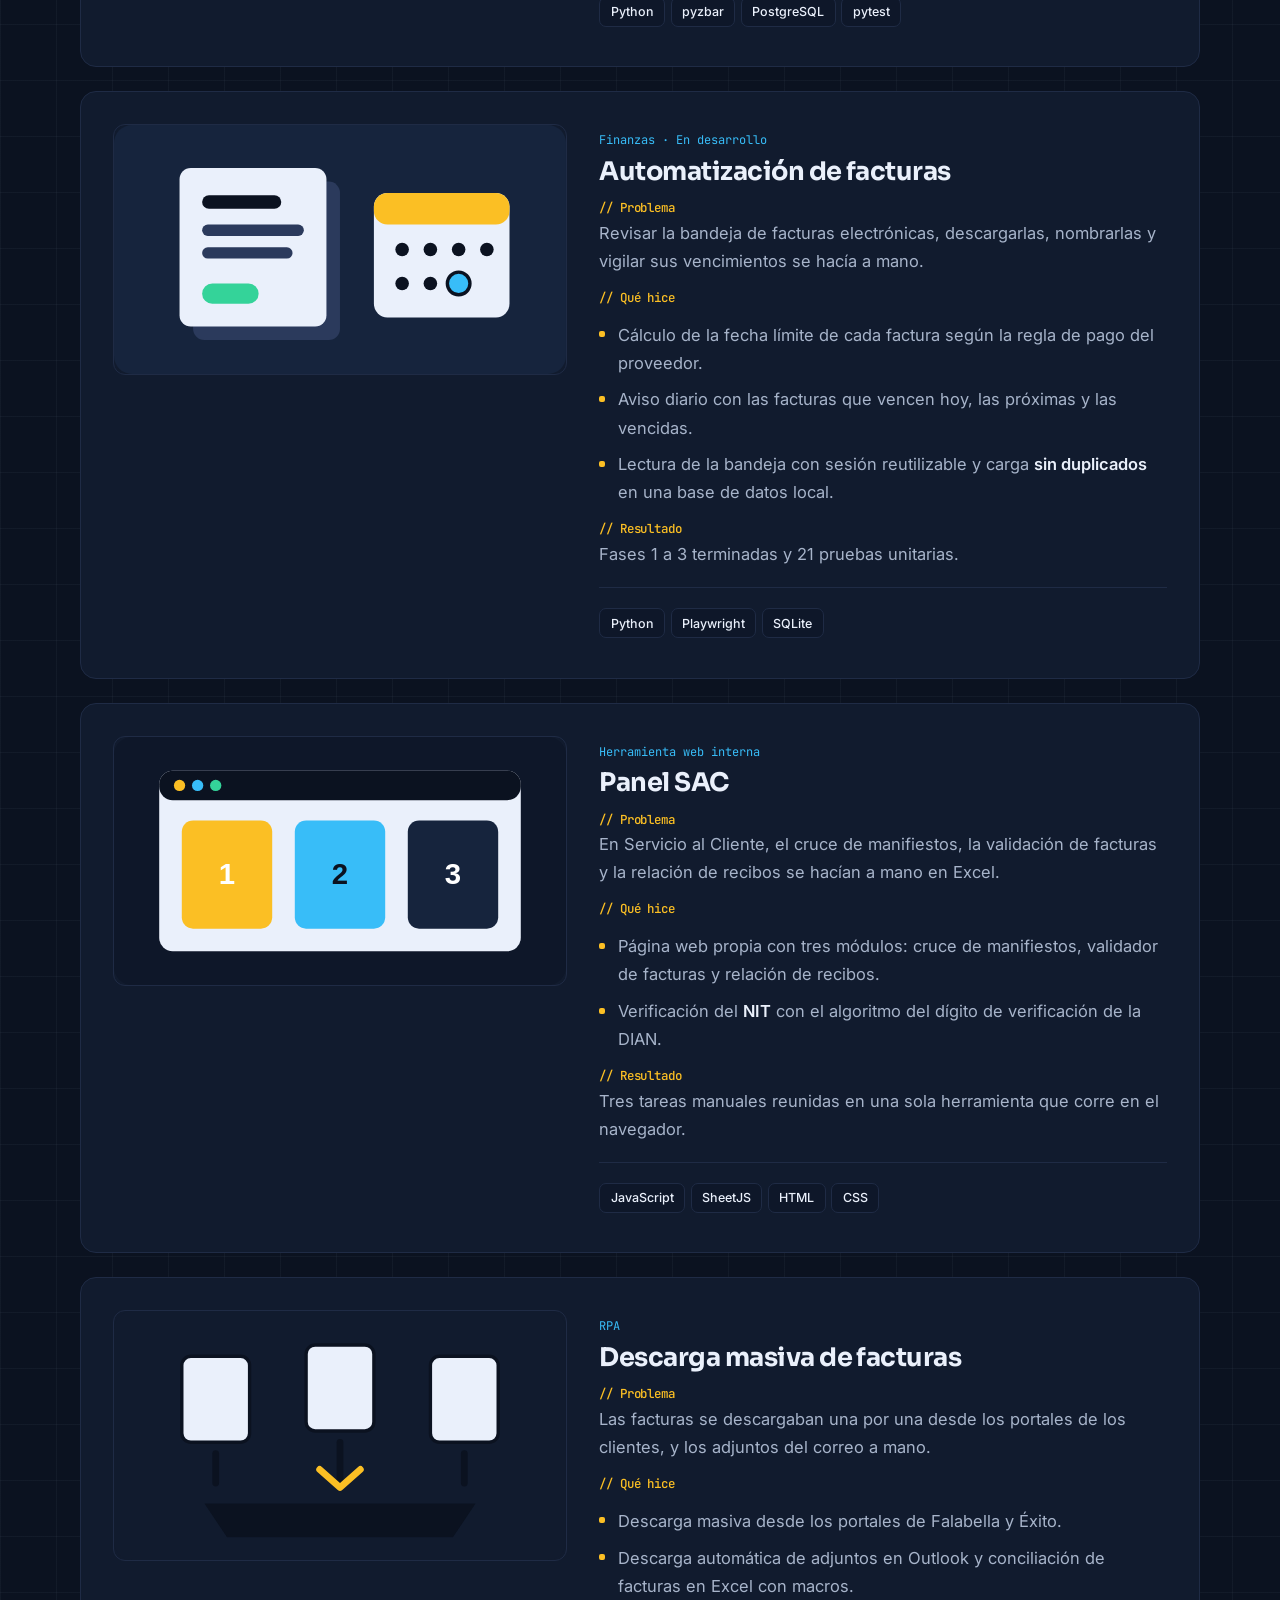
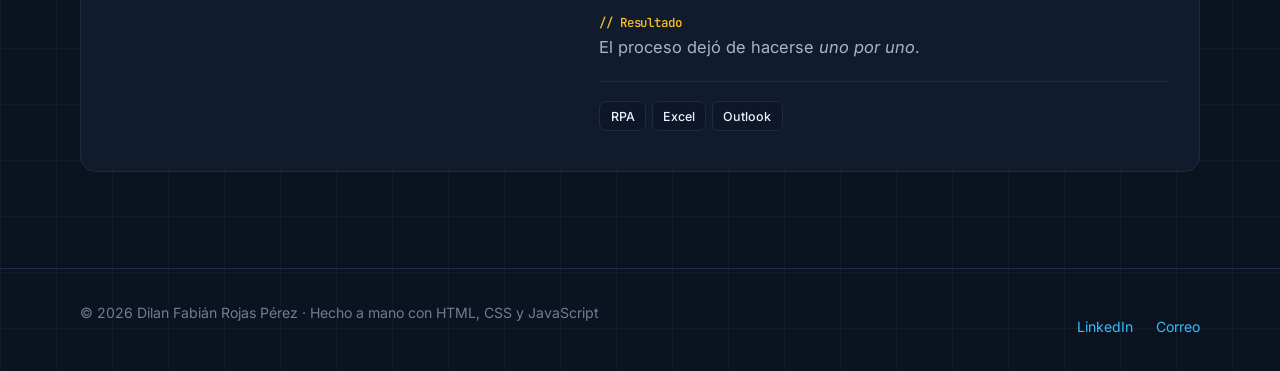
<file: proyectos.html>
<!DOCTYPE html>
<html lang="es">
<head>
  <meta charset="UTF-8">
  <meta name="viewport" content="width=device-width, initial-scale=1.0">
  <meta name="description" content="Proyectos de automatización y software desarrollados por Dilan Fabián Rojas Pérez.">
  <meta name="author" content="Dilan Fabián Rojas Pérez">
  <title>Proyectos · Dilan Rojas</title>
  <link rel="icon" href="img/favicon.svg" type="image/svg+xml">
  <link rel="preconnect" href="https://fonts.googleapis.com">
  <link rel="stylesheet" href="https://fonts.googleapis.com/css2?family=Inter:wght@400;500;600;700&family=JetBrains+Mono:wght@400;500;700&family=Sora:wght@600;700;800&display=swap">
  <link rel="stylesheet" href="css/estilos.css">
</head>
<body>

  <!-- Encabezado con el menú de navegación (igual en todas las páginas) -->
  <header class="encabezado">
    <div class="contenedor">
      <a class="logo" href="index.html"><span class="logo__marca">DR</span>Dilan Rojas</a>
      <nav aria-label="Navegación principal">
        <ul class="menu">
          <li><a href="index.html">Inicio</a></li>
          <li><a href="experiencia.html">Experiencia</a></li>
          <li><a href="formacion.html">Formación</a></li>
          <li><a href="proyectos.html" aria-current="page">Proyectos</a></li>
          <li><a href="contacto.html">Contacto</a></li>
        </ul>
      </nav>
      <div class="acciones">
        <button class="boton-icono boton-tema" type="button" aria-label="Cambiar a tema claro">☀</button>
        <a class="boton boton--principal boton--pequeno boton--linkedin" href="https://www.linkedin.com/in/dilanrojasperez" target="_blank" rel="noopener">LinkedIn</a>
        <button class="boton-icono boton-menu" type="button" aria-label="Abrir menú" aria-expanded="false">☰</button>
      </div>
    </div>
  </header>

  <main class="seccion">
    <div class="contenedor">
      <div class="intro revelar">
        <span class="etiqueta">// Proyectos</span>
        <h1>Lo que he construido</h1>
        <p>Soluciones reales que hoy ahorran tiempo y evitan errores. Por confidencialidad se describen <em>sin datos de la empresa</em>.</p>
      </div>

      <article class="tarjeta proyecto revelar">
        <img src="img/proyecto-fx.svg" alt="Ilustración de un tablero con gráfica de líneas" width="400" height="220">
        <div>
          <span class="proyecto__tipo">Automatización · En producción</span>
          <h2>Tablero de exposición cambiaria</h2>
          <h3>// Problema</h3>
          <p>Cada corte de la posición en dólares se armaba a mano, en unos 20 minutos, transcribiendo cifras de siete fuentes y sin historial entre cortes.</p>
          <h3>// Qué hice</h3>
          <ul class="lista-logros">
              <li>Lector en Python de los archivos de Tesorería (siempre en solo lectura), del ERP y de la TRM oficial.</li>
              <li>Reglas de calidad que <strong>detienen la publicación</strong> si un dato no cuadra, en lugar de mostrar una cifra dudosa.</li>
              <li>Tarea programada cada hora y publicación en un enlace permanente que se abre desde el celular.</li>
          </ul>
          <h3>// Resultado</h3>
          <p><strong>13 actualizaciones automáticas</strong> por día hábil, protegidas por más de 60 pruebas automatizadas.</p>
          <hr class="separador">
          <div class="chips"><span class="chip">Python</span><span class="chip">PostgreSQL</span><span class="chip">JavaScript</span><span class="chip">PowerShell</span><span class="chip">Playwright</span></div>
        </div>
      </article>

      <article class="tarjeta proyecto revelar">
        <img src="img/proyecto-cero-papel.svg" alt="Ilustración de un documento con código de barras pasando a una carpeta digital" width="400" height="220">
        <div>
          <span class="proyecto__tipo">Gestión documental · Prototipo</span>
          <h2>Programa Cero Papel</h2>
          <h3>// Problema</h3>
          <p>Servicio al Cliente busca a mano en el archivo físico facturas, remesas y soportes de entrega cada vez que atiende un caso.</p>
          <h3>// Qué hice</h3>
          <ul class="lista-logros">
              <li>Clasificación de los documentos según su tratamiento legal: cuáles dejar de imprimir, cuáles digitalizar y cuáles conservar.</li>
              <li>Identificación por <strong>código de barras</strong> en lugar de OCR, y bitácora con huella SHA-256 según la <em>Ley 527 de 1999</em>.</li>
              <li>Prototipo con arquitectura por capas (puertos y adaptadores), probado con datos sintéticos.</li>
          </ul>
          <h3>// Resultado</h3>
          <p><strong>75 % de identificación automática</strong> en el lote de prueba y 23 pruebas automatizadas.</p>
          <hr class="separador">
          <div class="chips"><span class="chip">Python</span><span class="chip">pyzbar</span><span class="chip">PostgreSQL</span><span class="chip">pytest</span></div>
        </div>
      </article>

      <article class="tarjeta proyecto revelar">
        <img src="img/proyecto-facturas.svg" alt="Ilustración de facturas con un calendario de vencimientos" width="400" height="220">
        <div>
          <span class="proyecto__tipo">Finanzas · En desarrollo</span>
          <h2>Automatización de facturas</h2>
          <h3>// Problema</h3>
          <p>Revisar la bandeja de facturas electrónicas, descargarlas, nombrarlas y vigilar sus vencimientos se hacía a mano.</p>
          <h3>// Qué hice</h3>
          <ul class="lista-logros">
              <li>Cálculo de la fecha límite de cada factura según la regla de pago del proveedor.</li>
              <li>Aviso diario con las facturas que vencen hoy, las próximas y las vencidas.</li>
              <li>Lectura de la bandeja con sesión reutilizable y carga <strong>sin duplicados</strong> en una base de datos local.</li>
          </ul>
          <h3>// Resultado</h3>
          <p>Fases 1 a 3 terminadas y 21 pruebas unitarias.</p>
          <hr class="separador">
          <div class="chips"><span class="chip">Python</span><span class="chip">Playwright</span><span class="chip">SQLite</span></div>
        </div>
      </article>

      <article class="tarjeta proyecto revelar">
        <img src="img/proyecto-panel.svg" alt="Ilustración de una página web interna con tres módulos" width="400" height="220">
        <div>
          <span class="proyecto__tipo">Herramienta web interna</span>
          <h2>Panel SAC</h2>
          <h3>// Problema</h3>
          <p>En Servicio al Cliente, el cruce de manifiestos, la validación de facturas y la relación de recibos se hacían a mano en Excel.</p>
          <h3>// Qué hice</h3>
          <ul class="lista-logros">
              <li>Página web propia con tres módulos: cruce de manifiestos, validador de facturas y relación de recibos.</li>
              <li>Verificación del <strong>NIT</strong> con el algoritmo del dígito de verificación de la DIAN.</li>
          </ul>
          <h3>// Resultado</h3>
          <p>Tres tareas manuales reunidas en una sola herramienta que corre en el navegador.</p>
          <hr class="separador">
          <div class="chips"><span class="chip">JavaScript</span><span class="chip">SheetJS</span><span class="chip">HTML</span><span class="chip">CSS</span></div>
        </div>
      </article>

      <article class="tarjeta proyecto revelar">
        <img src="img/proyecto-descargas.svg" alt="Ilustración de descargas automáticas de archivos" width="400" height="220">
        <div>
          <span class="proyecto__tipo">RPA</span>
          <h2>Descarga masiva de facturas</h2>
          <h3>// Problema</h3>
          <p>Las facturas se descargaban una por una desde los portales de los clientes, y los adjuntos del correo a mano.</p>
          <h3>// Qué hice</h3>
          <ul class="lista-logros">
              <li>Descarga masiva desde los portales de Falabella y Éxito.</li>
              <li>Descarga automática de adjuntos en Outlook y conciliación de facturas en Excel con macros.</li>
          </ul>
          <h3>// Resultado</h3>
          <p>El proceso dejó de hacerse <em>uno por uno</em>.</p>
          <hr class="separador">
          <div class="chips"><span class="chip">RPA</span><span class="chip">Excel</span><span class="chip">Outlook</span></div>
        </div>
      </article>
    </div>
  </main>

  <!-- Pie de página -->
  <footer class="pie">
    <div class="contenedor">
      <p>© <span id="anio">2026</span> Dilan Fabián Rojas Pérez · Hecho a mano con HTML, CSS y JavaScript</p>
      <p>
        <a href="https://www.linkedin.com/in/dilanrojasperez" target="_blank" rel="noopener">LinkedIn</a>
        <a href="mailto:dilanfabianrojas@gmail.com">Correo</a>
      </p>
    </div>
  </footer>

  <script src="js/main.js"></script>
</body>
</html>
</file>
<file: css/estilos.css>
/* =========================================================
   Hoja de vida · Dilan Fabián Rojas Pérez
   Hoja de estilos única para todas las páginas del sitio
   ========================================================= */

/* 1. Variables de diseño: colores, tipografías y medidas */
:root {
  --fondo: #0b1220;
  --fondo-2: #0e1729;
  --tarjeta: #111b2e;
  --borde: #1f2b45;
  --tinta: #eaf0fb;
  --texto: #a7b4ca;
  --tenue: #6f7d96;
  --acento: #fbbf24;
  --acento-texto: #0b1220;
  --cian: #38bdf8;
  --verde: #34d399;
  --cuadricula: rgba(148, 163, 184, 0.06);
  --sombra: 0 20px 50px rgba(0, 0, 0, 0.35);
  --radio: 16px;
  --fuente-titulos: "Sora", "Inter", system-ui, sans-serif;
  --fuente-texto: "Inter", system-ui, sans-serif;
  --fuente-codigo: "JetBrains Mono", ui-monospace, monospace;
}

/* Tema claro: se activa con el botón del encabezado */
[data-tema="claro"] {
  --fondo: #f6f8fc;
  --fondo-2: #eef2f9;
  --tarjeta: #ffffff;
  --borde: #dde4f0;
  --tinta: #0b1220;
  --texto: #44526b;
  --tenue: #6b7891;
  --acento: #d97706;
  --acento-texto: #ffffff;
  --cian: #0369a1;
  --verde: #047857;
  --cuadricula: rgba(15, 23, 42, 0.05);
  --sombra: 0 20px 40px rgba(15, 23, 42, 0.08);
}

/* 2. Base */
* { box-sizing: border-box; margin: 0; padding: 0; }

html { scroll-behavior: smooth; }

body {
  font-family: var(--fuente-texto);
  font-size: 16.5px;
  line-height: 1.7;
  color: var(--texto);
  background-color: var(--fondo);
  /* cuadrícula sutil de fondo hecha solo con CSS */
  background-image:
    linear-gradient(var(--cuadricula) 1px, transparent 1px),
    linear-gradient(90deg, var(--cuadricula) 1px, transparent 1px);
  background-size: 56px 56px;
  transition: background-color 0.3s, color 0.3s;
}

h1, h2, h3 {
  font-family: var(--fuente-titulos);
  color: var(--tinta);
  line-height: 1.1;
  letter-spacing: -0.02em;
}

h1 { font-size: clamp(2.4rem, 5vw, 3.6rem); font-weight: 800; }
h2 { font-size: clamp(1.9rem, 4vw, 2.9rem); font-weight: 700; margin-bottom: 1rem; }
h3 { font-size: 1.2rem; font-weight: 700; margin-bottom: 0.35rem; letter-spacing: -0.01em; }

p + p { margin-top: 0.9rem; }

a { color: var(--cian); text-decoration: none; }
a:hover { text-decoration: underline; }

strong { color: var(--tinta); font-weight: 600; }

mark {
  background: none;
  color: var(--acento);
  font-weight: 600;
}

code, .mono { font-family: var(--fuente-codigo); }

img { max-width: 100%; display: block; }

.contenedor { width: min(1120px, 90%); margin: 0 auto; }

.seccion { padding: 6rem 0; }

.acento { color: var(--acento); }

/* Etiqueta tipo comentario de código: // Sección */
.etiqueta {
  display: inline-block;
  font-family: var(--fuente-codigo);
  font-size: 0.8rem;
  color: var(--cian);
  background: var(--fondo-2);
  border: 1px solid var(--borde);
  border-radius: 8px;
  padding: 0.2rem 0.65rem;
  margin-bottom: 1rem;
}

.intro { max-width: 680px; margin-bottom: 3rem; }
.intro p { font-size: 1.08rem; }

/* 3. Encabezado y navegación (flexbox) */
.encabezado {
  position: sticky;
  top: 0;
  z-index: 20;
  background: color-mix(in srgb, var(--fondo) 85%, transparent);
  backdrop-filter: blur(12px);
  border-bottom: 1px solid var(--borde);
}

.encabezado .contenedor {
  display: flex;
  align-items: center;
  justify-content: space-between;
  gap: 1rem;
  min-height: 70px;
}

.logo {
  display: flex;
  align-items: center;
  gap: 0.65rem;
  font-family: var(--fuente-titulos);
  font-weight: 700;
  color: var(--tinta);
}

.logo:hover { text-decoration: none; }

.logo__marca {
  display: grid;
  place-items: center;
  width: 34px;
  height: 34px;
  border-radius: 9px;
  background: var(--acento);
  color: var(--acento-texto);
  font-size: 0.85rem;
  font-weight: 800;
}

.menu { display: flex; align-items: center; gap: 1.8rem; list-style: none; }

.menu a {
  color: var(--texto);
  font-size: 0.93rem;
  font-weight: 500;
  padding: 0.35rem 0;
  border-bottom: 2px solid transparent;
}

.menu a:hover { color: var(--tinta); text-decoration: none; }
.menu a[aria-current="page"] { color: var(--tinta); border-color: var(--acento); }

.acciones { display: flex; align-items: center; gap: 0.6rem; }

.boton-icono {
  display: grid;
  place-items: center;
  width: 38px;
  height: 38px;
  border-radius: 10px;
  border: 1px solid var(--borde);
  background: var(--tarjeta);
  color: var(--tinta);
  font-size: 1rem;
  cursor: pointer;
}

.boton-menu { display: none; } /* solo aparece en celular */

/* 4. Botones */
.boton {
  display: inline-flex;
  align-items: center;
  gap: 0.5rem;
  padding: 0.75rem 1.25rem;
  border-radius: 10px;
  font-weight: 600;
  font-size: 0.95rem;
  border: 1px solid var(--borde);
  transition: transform 0.2s, box-shadow 0.2s, background 0.2s;
}

.boton:hover { text-decoration: none; transform: translateY(-2px); }

.boton--principal {
  background: var(--acento);
  border-color: var(--acento);
  color: var(--acento-texto);
  box-shadow: 0 8px 24px rgba(251, 191, 36, 0.25);
}

.boton--secundario { background: var(--tarjeta); color: var(--tinta); }
.boton--pequeno { padding: 0.5rem 0.9rem; font-size: 0.85rem; }

/* 5. Portada (grid de dos columnas) */
.portada {
  position: relative;
  display: grid;
  grid-template-columns: 1.15fr 1fr;
  align-items: center;
  gap: 4rem;
  min-height: calc(100vh - 70px);
  padding: 4rem 0;
}

.portada::before {
  content: "";
  position: absolute;
  inset: 10% 30% 20% -10%;
  background: radial-gradient(circle, rgba(56, 189, 248, 0.12), transparent 65%);
  z-index: -1;
}

.estado {
  display: inline-flex;
  align-items: center;
  gap: 0.5rem;
  font-family: var(--fuente-codigo);
  font-size: 0.78rem;
  color: var(--tinta);
  background: var(--fondo-2);
  border: 1px solid var(--borde);
  border-radius: 999px;
  padding: 0.3rem 0.8rem;
  margin-bottom: 1.5rem;
}

.estado::before {
  content: "";
  width: 8px;
  height: 8px;
  border-radius: 50%;
  background: var(--verde);
  box-shadow: 0 0 0 4px rgba(52, 211, 153, 0.18);
}

.portada h1 { font-size: clamp(3.4rem, 9vw, 6.4rem); line-height: 0.95; }

.portada__comando {
  font-family: var(--fuente-codigo);
  color: var(--cian);
  margin: 1.6rem 0 1rem;
}

.portada__comando span { color: var(--tenue); }

.portada__lema {
  font-family: var(--fuente-titulos);
  font-size: clamp(1.3rem, 2.4vw, 1.7rem);
  font-weight: 600;
  color: var(--tinta);
  line-height: 1.3;
  margin-bottom: 1rem;
}

.portada__botones { display: flex; flex-wrap: wrap; gap: 0.8rem; margin-top: 2rem; }

.redes { display: flex; gap: 0.6rem; margin-top: 1.5rem; list-style: none; }

.redes a {
  display: grid;
  place-items: center;
  width: 40px;
  height: 40px;
  border-radius: 10px;
  border: 1px solid var(--borde);
  background: var(--tarjeta);
  color: var(--texto);
}

.redes a:hover { color: var(--acento); text-decoration: none; }
.redes svg { width: 18px; height: 18px; }

/* 6. Tarjeta tipo ventana de código (perfil.md) */
.ventana {
  background: var(--tarjeta);
  border: 1px solid var(--borde);
  border-radius: var(--radio);
  box-shadow: var(--sombra);
  overflow: hidden;
}

.ventana__barra {
  display: flex;
  align-items: center;
  gap: 6px;
  padding: 0.7rem 1rem;
  border-bottom: 1px solid var(--borde);
  font-family: var(--fuente-codigo);
  font-size: 0.78rem;
  color: var(--tenue);
}

.ventana__barra i { width: 10px; height: 10px; border-radius: 50%; display: inline-block; }
.ventana__barra i:nth-child(1) { background: #f87171; }
.ventana__barra i:nth-child(2) { background: #fbbf24; }
.ventana__barra i:nth-child(3) { background: #34d399; margin-right: 0.6rem; }

.ventana__cuerpo { padding: 1.5rem; }

.perfil { display: flex; align-items: center; gap: 1rem; margin-bottom: 1.4rem; }
.perfil img { width: 88px; height: 88px; border-radius: 50%; object-fit: cover; flex-shrink: 0; border: 2px solid var(--acento); }
.perfil h3 { font-size: 1.05rem; }
.perfil p { font-size: 0.85rem; color: var(--tenue); }

.dato-titulo {
  font-family: var(--fuente-codigo);
  font-size: 0.75rem;
  color: var(--cian);
  margin: 1rem 0 0.4rem;
}

.ubicacion {
  display: flex;
  align-items: center;
  gap: 0.5rem;
  margin-top: 1.3rem;
  padding-top: 1rem;
  border-top: 1px solid var(--borde);
  font-size: 0.85rem;
  color: var(--tenue);
}

/* 7. Chips (inline-block) */
.chips { margin-top: 0.4rem; }

.chip {
  display: inline-block;
  padding: 0.22rem 0.65rem;
  margin: 0 0.35rem 0.45rem 0;
  border-radius: 7px;
  font-size: 0.78rem;
  font-weight: 500;
  color: var(--tinta);
  background: var(--fondo-2);
  border: 1px solid var(--borde);
}

/* 8. Tarjetas y rejillas (grid adaptable) */
.rejilla {
  display: grid;
  grid-template-columns: repeat(auto-fit, minmax(260px, 1fr));
  gap: 1.25rem;
}

.tarjeta {
  background: var(--tarjeta);
  border: 1px solid var(--borde);
  border-radius: var(--radio);
  padding: 1.6rem;
  transition: transform 0.25s, border-color 0.25s;
}

.tarjeta:hover { transform: translateY(-4px); border-color: color-mix(in srgb, var(--acento) 45%, var(--borde)); }

.tarjeta__icono {
  display: grid;
  place-items: center;
  width: 44px;
  height: 44px;
  border-radius: 12px;
  margin-bottom: 1rem;
  font-family: var(--fuente-codigo);
  font-weight: 700;
  color: var(--acento);
  background: rgba(251, 191, 36, 0.1);
  border: 1px solid rgba(251, 191, 36, 0.25);
}

.cifra {
  display: block;
  font-family: var(--fuente-titulos);
  font-size: 2.6rem;
  font-weight: 800;
  color: var(--acento);
  line-height: 1;
  margin-bottom: 0.5rem;
}

/* Llamado a la acción al final de la portada */
.llamado {
  display: flex;
  flex-wrap: wrap;
  align-items: center;
  justify-content: space-between;
  gap: 1.5rem;
  padding: 2.5rem;
  border-radius: 20px;
  background: linear-gradient(135deg, var(--tarjeta), var(--fondo-2));
  border: 1px solid var(--borde);
}

.llamado h2 { margin-bottom: 0.3rem; }

/* 9. Línea de tiempo (experiencia) */
.linea-tiempo { list-style: none; position: relative; }

.linea-tiempo::before {
  content: "";
  position: absolute;
  left: 7px;
  top: 8px;
  bottom: 0;
  width: 2px;
  background: linear-gradient(var(--acento), var(--borde));
}

.linea-tiempo__item {
  position: relative;
  display: grid;
  grid-template-columns: 200px 1fr;
  gap: 2rem;
  padding-left: 2.2rem;
  margin-bottom: 2.5rem;
}

.linea-tiempo__item::before {
  content: "";
  position: absolute;
  left: 0;
  top: 6px;
  width: 16px;
  height: 16px;
  border-radius: 50%;
  background: var(--fondo);
  border: 3px solid var(--acento);
}

.linea-tiempo__fecha { font-family: var(--fuente-codigo); font-size: 0.8rem; color: var(--tinta); }
.linea-tiempo__lugar { font-size: 0.82rem; color: var(--tenue); margin-top: 0.3rem; }
.linea-tiempo__empresa { color: var(--cian); font-weight: 500; margin-bottom: 0.8rem; }

.lista-logros { list-style: none; margin: 1rem 0; }

.lista-logros li { position: relative; padding-left: 1.2rem; margin-bottom: 0.55rem; }

.lista-logros li::before {
  content: "";
  position: absolute;
  left: 0;
  top: 0.65em;
  width: 6px;
  height: 6px;
  border-radius: 2px;
  background: var(--acento);
}

.separador { border: none; border-top: 1px solid var(--borde); margin: 1.2rem 0; }

/* 10. Tablas */
.tabla-contenedor {
  overflow-x: auto;
  border: 1px solid var(--borde);
  border-radius: var(--radio);
  background: var(--tarjeta);
}

table { width: 100%; border-collapse: collapse; }

caption {
  caption-side: bottom;
  text-align: left;
  font-size: 0.82rem;
  color: var(--tenue);
  padding: 0.8rem 1.2rem;
  border-top: 1px solid var(--borde);
}

th, td { padding: 1rem 1.2rem; text-align: left; vertical-align: top; }

thead th {
  font-family: var(--fuente-codigo);
  font-size: 0.75rem;
  font-weight: 500;
  text-transform: uppercase;
  letter-spacing: 0.06em;
  color: var(--cian);
  background: var(--fondo-2);
  border-bottom: 1px solid var(--borde);
}

tbody tr + tr td { border-top: 1px solid var(--borde); }
tbody tr:hover { background: var(--fondo-2); }

.estado-tabla {
  display: inline-block;
  font-family: var(--fuente-codigo);
  font-size: 0.75rem;
  padding: 0.15rem 0.55rem;
  border-radius: 6px;
  background: rgba(52, 211, 153, 0.12);
  color: var(--verde);
}

/* 11. Proyectos */
.proyecto { display: grid; grid-template-columns: 1fr 1.25fr; gap: 2rem; align-items: start; padding: 2rem; }
.proyecto + .proyecto { margin-top: 1.5rem; }
.proyecto img { width: 100%; height: auto; border-radius: 12px; border: 1px solid var(--borde); }
.proyecto__tipo { font-family: var(--fuente-codigo); font-size: 0.75rem; color: var(--cian); }
.proyecto h2 { font-size: 1.6rem; margin: 0.3rem 0 1rem; }
.proyecto h3 { font-family: var(--fuente-codigo); font-size: 0.78rem; font-weight: 500; color: var(--acento); margin: 1rem 0 0.25rem; }

/* 12. Formulario de contacto */
.contacto { display: grid; grid-template-columns: 1fr 1.1fr; gap: 3rem; align-items: start; }

.formulario { display: grid; gap: 0.9rem; }
.formulario label { font-size: 0.88rem; font-weight: 600; color: var(--tinta); }

.formulario input,
.formulario textarea {
  width: 100%;
  padding: 0.8rem 1rem;
  border: 1px solid var(--borde);
  border-radius: 10px;
  font: inherit;
  color: var(--tinta);
  background: var(--fondo-2);
}

.formulario input:focus,
.formulario textarea:focus { outline: 2px solid var(--acento); outline-offset: 1px; }

.formulario button { justify-self: start; cursor: pointer; font: inherit; font-weight: 600; }

.lista-contacto { list-style: none; display: grid; gap: 0.8rem; margin-top: 2rem; }

.lista-contacto a,
.lista-contacto div {
  display: flex;
  align-items: center;
  gap: 0.9rem;
  padding: 1rem 1.2rem;
  border: 1px solid var(--borde);
  border-radius: 12px;
  background: var(--tarjeta);
  color: var(--tinta);
}

.lista-contacto a:hover { border-color: var(--acento); text-decoration: none; }
.lista-contacto small { display: block; font-family: var(--fuente-codigo); color: var(--tenue); font-size: 0.72rem; }
.lista-contacto svg { width: 20px; height: 20px; color: var(--acento); flex: none; }

/* 13. Pie de página */
.pie { border-top: 1px solid var(--borde); padding: 2rem 0; font-size: 0.88rem; color: var(--tenue); }
.pie .contenedor { display: flex; flex-wrap: wrap; justify-content: space-between; gap: 1rem; }
.pie a { margin-left: 1.2rem; }

/* 14. Animación de entrada (la activa js/main.js) */
.revelar { opacity: 0; transform: translateY(18px); transition: opacity 0.6s ease, transform 0.6s ease; }
.revelar.visible { opacity: 1; transform: none; }

/* 15. Diseño adaptable para celular (media queries) */
@media (max-width: 900px) {
  .portada, .contacto, .proyecto { grid-template-columns: 1fr; }
  .portada { min-height: auto; gap: 3rem; }
  .linea-tiempo__item { grid-template-columns: 1fr; gap: 0.6rem; }
}

@media (max-width: 760px) {
  .boton-menu { display: grid; }
  .boton--linkedin { display: none; }

  .menu {
    display: none;               /* el menú se oculta... */
    position: absolute;
    top: 70px;
    left: 0;
    right: 0;
    flex-direction: column;
    gap: 0;
    padding: 0.5rem 0;
    background: var(--fondo);
    border-bottom: 1px solid var(--borde);
  }

  .menu.abierto { display: flex; } /* ...y se muestra al tocar el botón */
  .menu li { width: 100%; text-align: center; padding: 0.7rem 0; }

  .seccion { padding: 4rem 0; }
  .proyecto { padding: 1.4rem; }
  .llamado { padding: 1.6rem; }
}

@media (prefers-reduced-motion: reduce) {
  * { transition: none !important; scroll-behavior: auto !important; }
  .revelar { opacity: 1; transform: none; }
}
</file>
